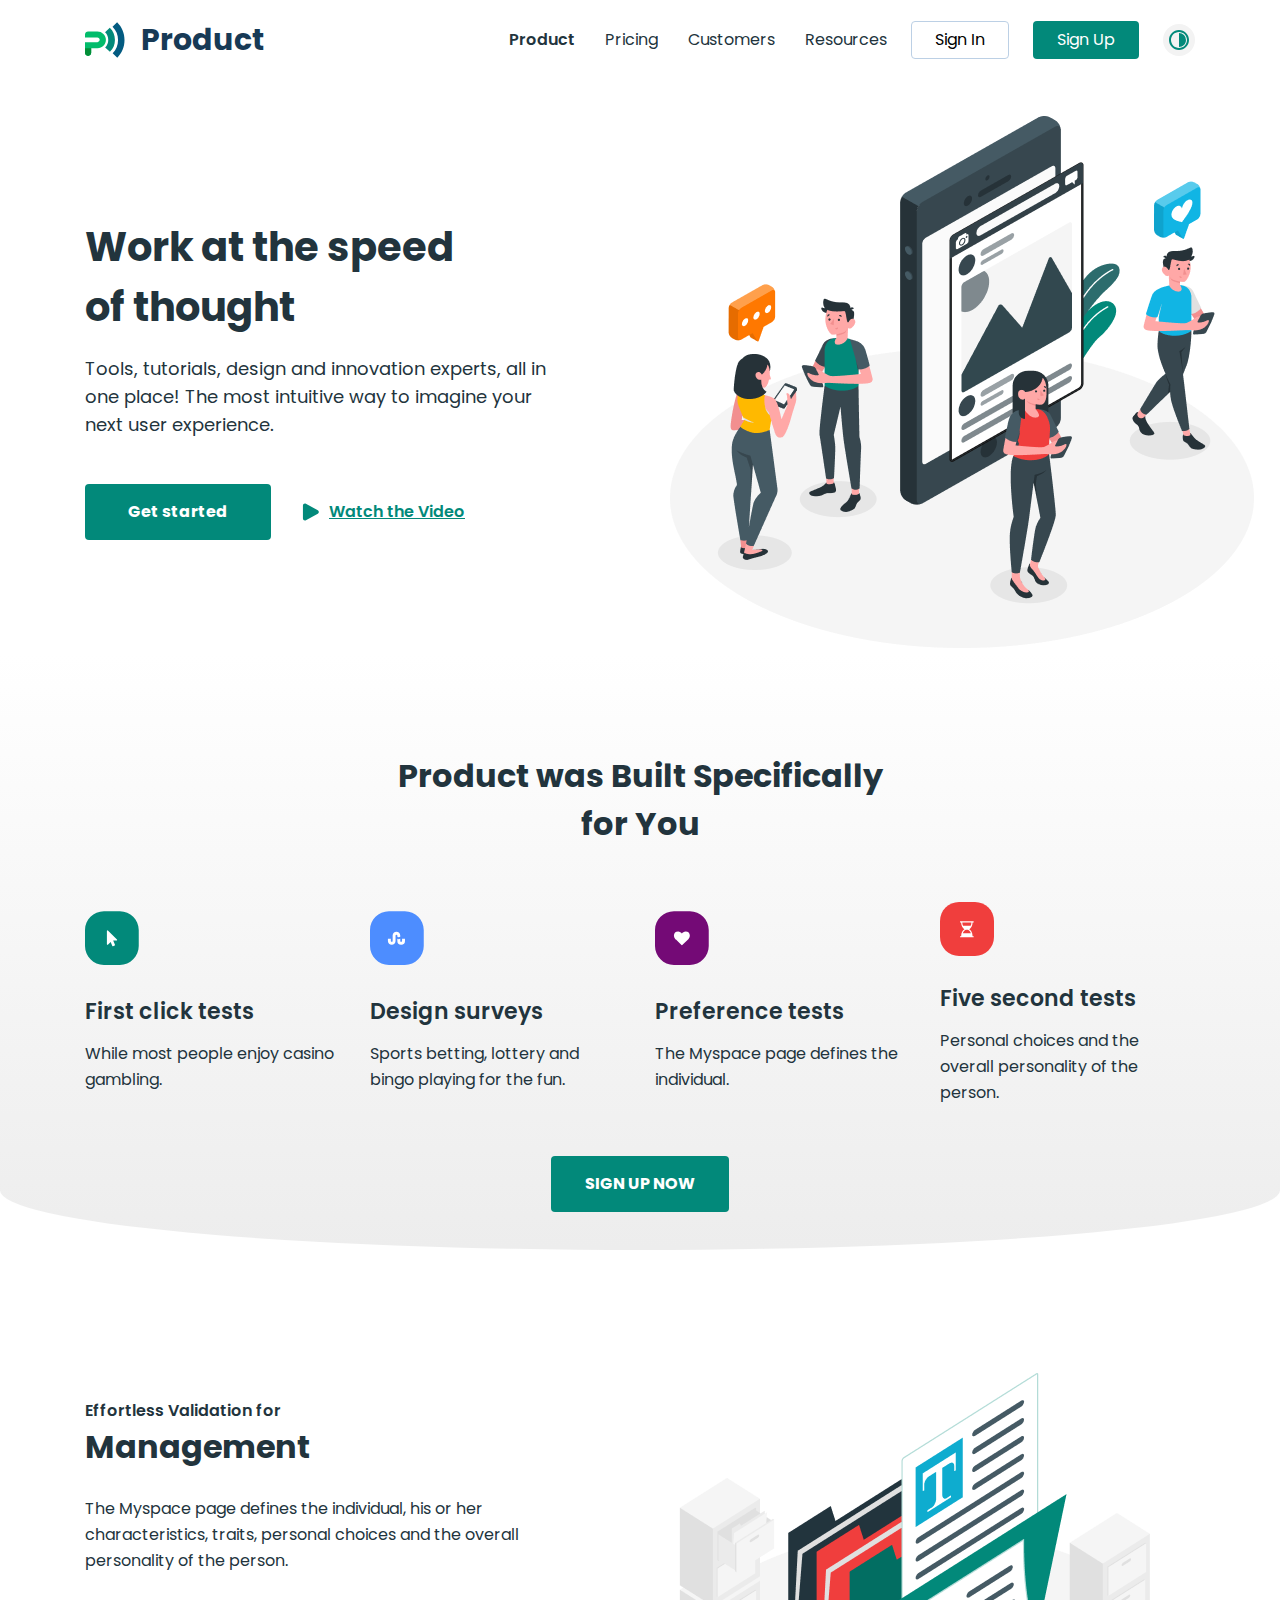
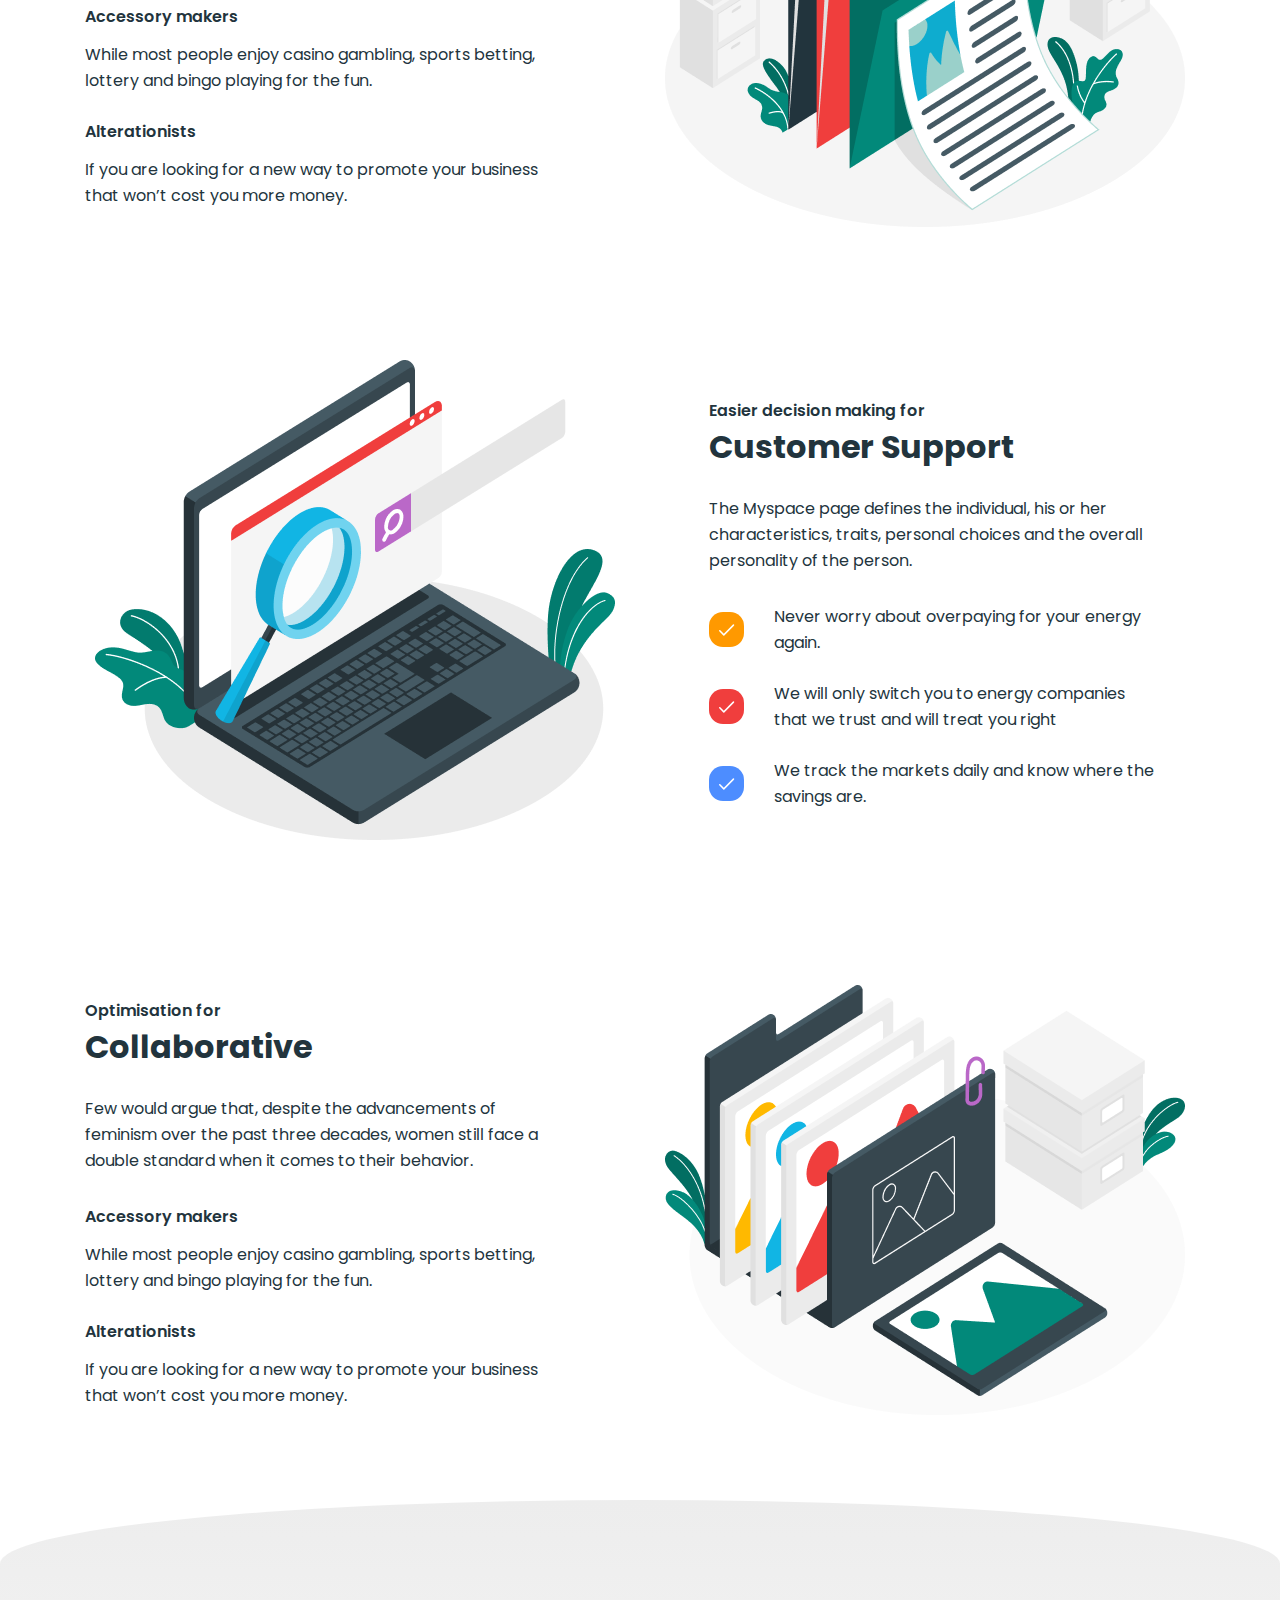
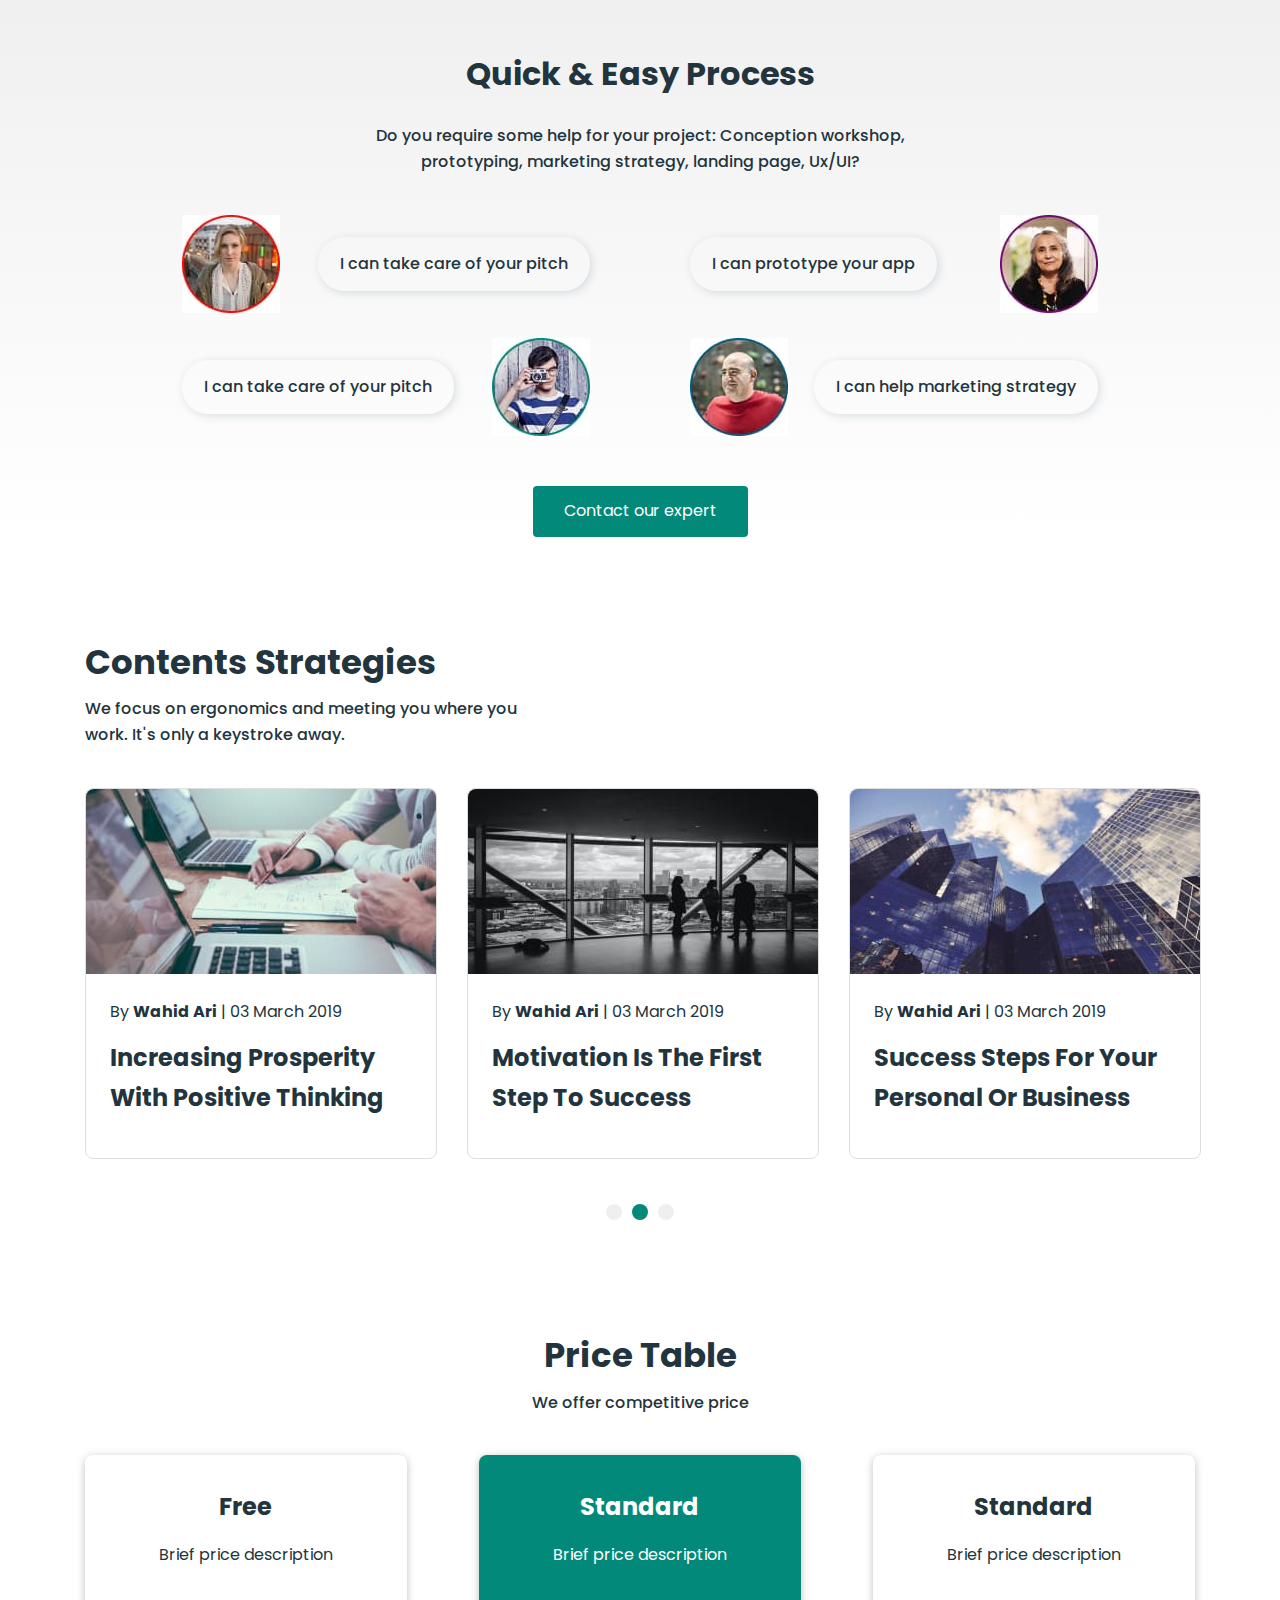
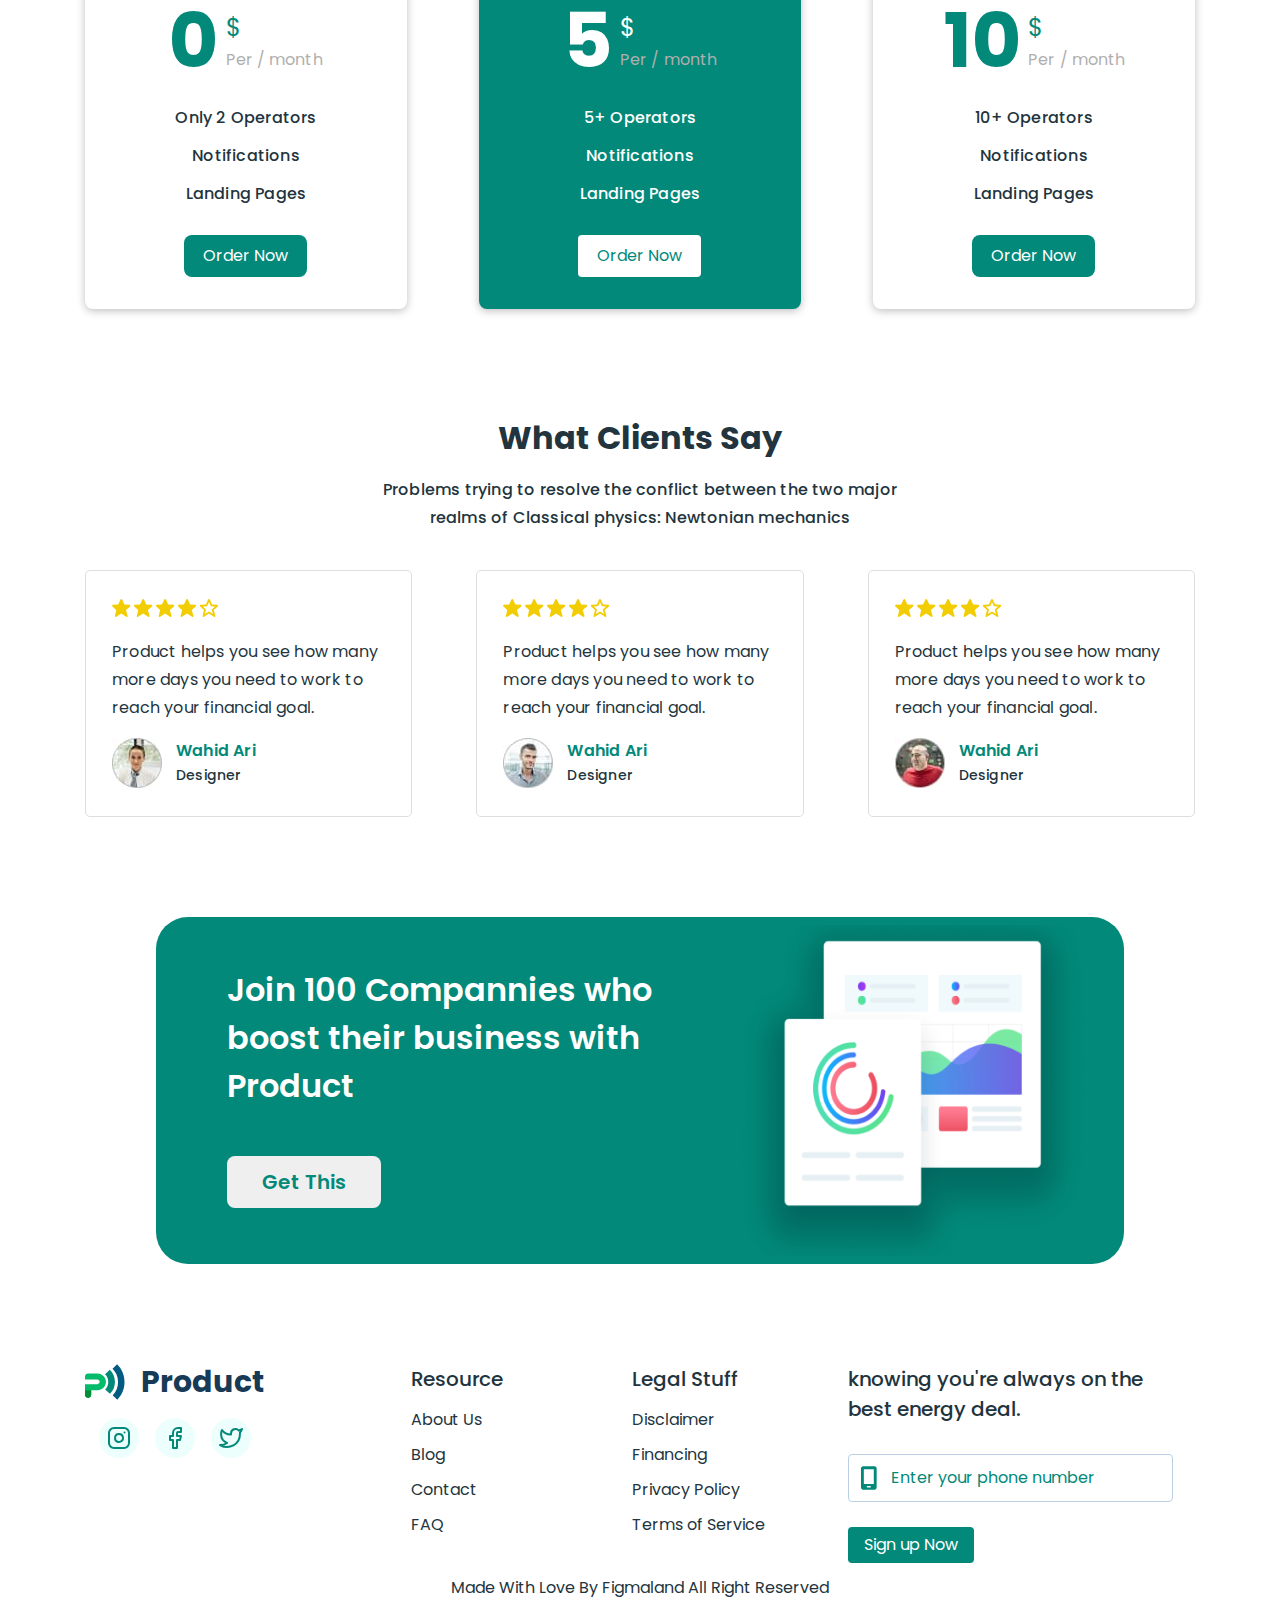
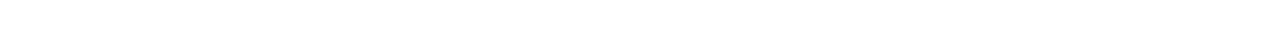
<file: index.html>
<!DOCTYPE html>
<html lang="en">

<head>
    <meta charset="UTF-8">
    <meta http-equiv="X-UA-Compatible" content="IE=edge">
    <meta name="viewport" content="width=device-width, initial-scale=1.0">
    <title>Document</title>
    <link rel="preconnect" href="https://fonts.googleapis.com">
    <link rel="preconnect" href="https://fonts.gstatic.com" crossorigin>
    <link href="https://fonts.googleapis.com/css2?family=Poppins:wght@400;600;700&family=Raleway:wght@800&display=swap"
        rel="stylesheet">
    <link rel="stylesheet" href="./css/main.min.css">
</head>

<body>
    <header class="header">
        <div class="header-wrapp container">
            <a class="logo-link link" href="./index.html">
                <svg class="logo-icon" width="40" height="36">
                    <use href="./images/sprite.svg#icon-logo"></use>
                </svg>
                <p class="logo__text">Product</p>
            </a>
            <button class="js-open-menu" type="button">
                <svg class="menu-open-btn-icon" width="28" height="31">
                    <use href="./images/sprite.svg#icon-menu"></use>
                </svg>
            </button>
            <div class="mobile-menu js-menu-container">
                <button class="close-btn js-close-menu" type="button">
                    <svg class="icon-close-btn" width="28" height="28">
                        <use href="./images/sprite.svg#icon-close-btn"></use>
                    </svg>
                </button>
                <nav class="mobile-navigation">
                    <ul class="mobile-list list">
                        <li class="mobile-menu__item"><a class="item__link active link" href="./index.html">Product</a></li>
                        <li class="mobile-menu__item"><a class="item__link link" href="./pricing.html">Pricing</a></li>
                        <li class="mobile-menu__item"><a class="item__link link" href="./customer.html">Customers</a></li>
                        <li class="mobile-menu__item"><a class="item__link link" href="./resources.html">Resources</a></li>
                    </ul>
                </nav>
                <ul class="mobile-list-button list">
                    <li class="list-button__item">
                        <button class="item__btn secondary-btn btn" type="button">Sign In</button>
                    </li>
                    <li class="list-button__item">
                        <button class="item__btn general-btn btn" type="button">Sign Up</button>
                    </li>
                    <li class="list-button__item">
                        <button class="them-btn btn" type="button">
                            <svg class="them-btn__change" width="32" height="32">
                                <use href="./images/sprite.svg#icon-thems-light"></use>
                            </svg>
                        </button>
                    </li>
                </ul>
                <ul class="social">
                    <li class="social-item">
                        <a class="social-link link" href="">
                            <svg class="social-icon" width="24px" height="24">
                                <use href="./images/sprite.svg#icon-instagram"></use>
                            </svg>
                        </a>
                    </li>
                    <li class="social-item">
                        <a class="social-link link" href="">
                            <svg class="social-icon" width="24px" height="24">
                                <use href="./images/sprite.svg#icon-facebook"></use>
                            </svg>
                        </a>
                    </li>
                    <li class="social-item">
                        <a class="social-link link" href="">
                            <svg class="social-icon" width="24px" height="24">
                                <use href="./images/sprite.svg#icon-twitter"></use>
                            </svg>
                        </a>
                    </li>
                </ul>
            </div>
            <nav class="navigation">
                <ul class="navigation__menu list">
                    <li class="menu__item"><a class="item__link active link" href="./index.html">Product</a></li>
                    <li class="menu__item"><a class="item__link link" href="./pricing.html">Pricing</a></li>
                    <li class="menu__item"><a class="item__link link" href="./customer.html">Customers</a></li>
                    <li class="menu__item"><a class="item__link link" href="./resources.html">Resources</a></li>
                </ul>
            </nav>
            <ul class="header__list-button list">
                <li class="list-button__item">
                    <button class="item__btn secondary-btn btn" type="button">Sign In</button>
                </li>
                <li class="list-button__item">
                    <button class="item__btn general-btn btn" type="button">Sign Up</button>
                </li>
                <li class="list-button__item">
                    <button class="them-btn btn" type="button">
                        <svg class="them-btn__change" width="24" height="24">
                            <use href="./images/sprite.svg#icon-thems-light"></use>
                        </svg>
                    </button>
                </li>
            </ul>
        </div>
    </header>
    <main>
        <section class="hero">
            <div class="container">
                <h1 class="hero-title">Work at the speed
                    of thought</h1>
                <p class="hero-text">Tools, tutorials, design and innovation experts, all in one place! The most
                    intuitive way to imagine your next user
                    experience.</p>
                <div class="hero-btn-tumb">
                    <button type="button" class="hero-btn general-btn btn">Get started</button>
                    <a href="" class="custom-btn">
                        <svg class="hero-btn-icon" width="20" height="18">
                            <use href="./images/sprite.svg#icon-play"></use>
                        </svg>
                        Watch the Video
                    </a>
                </div>
            </div>
        </section>
        <div class="background-wrapp">
            <section class="section for-you">
                <div class="container for-you-wrapp">
                    <h2 class="for-you-title">Product was Built Specifically for You</h2>
                    <ul class="for-you-list list">
                        <li class="for-you-item">
                            <svg class="for-you-icon" width="54px" height="62">
                                <use href="./images/sprite.svg#icon-first-click"></use>
                            </svg>
                            <h3 class="for-you-item-title">First click tests</h3>
                            <p class="for-you-item-text">While most people enjoy casino gambling.</p>
                        </li>
                        <li class="for-you-item">
                            <svg class="for-you-icon" width="54px" height="62">
                                <use href="./images/sprite.svg#icon-design"></use>
                            </svg>
                            <h3 class="for-you-item-title">Design surveys</h3>
                            <p class="for-you-item-text">Sports betting, lottery and bingo playing for the fun.</p>
                        </li>
                        <li class="for-you-item">
                            <svg class="for-you-icon" width="54px" height="62">
                                <use href="./images/sprite.svg#icon-test"></use>
                            </svg>
                            <h3 class="for-you-item-title">Preference tests</h3>
                            <p class="for-you-item-text">The Myspace page defines the individual.</p>
                        </li>
                        <li class="for-you-item">
                            <svg class="for-you-icon" width="54px" height="62">
                                <use href="./images/sprite.svg#icon-five-sec"></use>
                            </svg>
                            <h3 class="for-you-item-title">Five second tests</h3>
                            <p class="for-you-item-text">Personal choices and the overall personality of the person.</p>
                        </li>
                    </ul>
                    <button class="for-you-btn general-btn btn">SIGN UP NOW</button>
                </div>
            </section>
        </div>
        <section class="services section">
            <div class="container">
                <h2 class="visibility-hidden">services</h2>
                <ul class="services-list list">
                    <li class="management-item services-item">
                        <div class="services-item-img">
                            <picture>
                                <source media="(max-width: 767px)"
                                    srcset="./images/product-page/services/mobile/management.png 1x, ./images/product-page/services/mobile/management@2x.png 2x"
                                    width="350" height="306">
                                <source media="(min-width: 768px)"
                                    srcset="./images/product-page/services/management-img.png 1x, ./images/product-page/services/management-img@2x.png 2x"
                                    width="540" height="500">
                                <img srcset="./images/product-page/services/management-img@2x.png 2x"
                                    src="./images/product-page/services/management-img.png" alt="documents">
                            </picture>
                        </div>
                        <div class="services-item-wrapp">
                            <p class="item-top-text">Effortless Validation for</p>
                            <h3 class="services-item-title">Management</h3>
                            <p class="services-item-text">The Myspace page defines the individual, his or her
                                characteristics,
                                traits, personal choices
                                and the overall personality of the person.</p>
                            <ul class="nested-list list">
                                <li class="nested-list-item">
                                    <h4 class="nested-list-title">Accessory makers</h4>
                                    <p class="nested-list-text">While most people enjoy casino gambling, sports betting,
                                        lottery and bingo playing
                                        for the
                                        fun.</p>
                                </li>
                                <li class="nested-list-item">
                                    <h4 class="nested-list-title">Alterationists</h4>
                                    <p class="nested-list-text">If you are looking for a new way to promote your
                                        business that won’t cost you more
                                        money.</p>
                                </li>
                            </ul>
                        </div>
                    </li>
                    <li class="customer-support-item services-item">
                        <div class="services-item-img">
                            <picture>
                                <source media="(max-width: 767px)"
                                    srcset="./images/product-page/services/mobile/customer-support.png 1x, ./images/product-page/services/mobile/customer-support@2x.png 2x"
                                    width="350" height="306">
                                <source media="(min-width: 768px)"
                                    srcset="./images/product-page/services/support-img.png 1x, ./images/product-page/services/support-img@2x.png 2x"
                                    width="540" height="500">
                                <img srcset="./images/product-page/services/support-img@2x.png 2x"
                                    src="./images/product-page/services/support-img.png" alt="search-engines">
                            </picture>
                        </div>
                        <div class="services-item-wrapp">
                            <p class="item-top-text">Easier decision making for</p>
                            <h3 class="services-item-title">Customer Support</h3>
                            <p class="services-item-text">The Myspace page defines the individual, his or her
                                characteristics,
                                traits, personal choices
                                and the overall personality of the person.</p>
                            <ul class="nested-list list">
                                <li class="nested-list-item tick">
                                    <span class="item-tick-icon">
                                        <svg class="tick-icon" width="16" height="12">
                                            <use href="./images/sprite.svg#icon-tick"></use>
                                        </svg>
                                    </span>
                                    <p class="nested-list-text tick">Never worry about overpaying for your energy again.
                                    </p>
                                </li>
                                <li class="nested-list-item tick">
                                    <span class="item-tick-icon">
                                        <svg class="tick-icon" width="16" height="12">
                                            <use href="./images/sprite.svg#icon-tick"></use>
                                        </svg>
                                    </span>
                                    <p class="nested-list-text tick">We will only switch you to energy companies that we
                                        trust and will treat you right
                                    </p>
                                </li>
                                <li class="nested-list-item tick">
                                    <span class="item-tick-icon">
                                        <svg class="tick-icon" width="16" height="12">
                                            <use href="./images/sprite.svg#icon-tick"></use>
                                        </svg>
                                    </span>
                                    <p class="nested-list-text tick">We track the markets daily and know where the
                                        savings
                                        are.</p>
                                </li>
                            </ul>
                        </div>
                    </li>
                    <li class="collaborative-item services-item">
                        <div class="services-item-img">
                            <picture>
                                <source media="(max-width: 767px)"
                                    srcset="./images/product-page/services/mobile/collaborative.png 1x, ./images/product-page/services/mobile/collaborative@2x.png 2x"
                                    width="350" height="306">
                                <source media="(min-width: 768px)"
                                    srcset="./images/product-page/services/collaboration-img.png 1x, ./images/product-page/services/collaboration-img@2x.png 2x"
                                    width="540" height="500">
                                <img srcset="./images/product-page/services/collaboration-img@2x.png 2x"
                                    src="./images/product-page/services/collaboration-img.png" alt="image-folder">
                            </picture>
                        </div>
                        <div class="services-item-wrapp">
                            <p class="item-top-text">Optimisation for</p>
                            <h3 class="services-item-title">Collaborative</h3>
                            <p class="services-item-text">Few would argue that, despite the advancements of feminism
                                over the past
                                three decades, women
                                still face a double standard when it comes to their behavior.</p>
                            <ul class="nested-list list">
                                <li class="nested-list-item">
                                    <h4 class="nested-list-title">Accessory makers</h4>
                                    <p class="nested-list-text">While most people enjoy casino gambling, sports betting,
                                        lottery and bingo playing
                                        for the fun.</p>
                                </li>
                                <li class="nested-list-item">
                                    <h4 class="nested-list-title">Alterationists</h4>
                                    <p class="nested-list-text">If you are looking for a new way to promote your
                                        business that won’t cost you more
                                        money.</p>
                                </li>
                            </ul>
                        </div>
                    </li>
                </ul>
            </div>
        </section>
        <section class="process section">
            <div class="container process-wrapp">
                <h2 class="process-title">Quick & Easy Process</h2>
                <p class="process-text">Do you require some help for your project: Conception workshop,
                    prototyping, marketing strategy, landing page, Ux/UI?</p>
                <ul class="process-list list">
                    <li class="process-list-item">
                        <img src="./images/product-page/process/avatar-girl.jpg" alt="avatar people" width="98" height="98">
                        <p class="process-item-text">I can take care of your pitch</p>
                    </li>
                    <li class="process-list-item">
                        <img src="./images/product-page/process/avatar-boy.jpg" alt="avatar people" width="98" height="98">
                        <p class="process-item-text">I can take care of your pitch</p>
                    </li>
                    <li class="process-list-item">
                        <img src="./images/product-page/process/avatar-man.jpg" alt="avatar people" width="98" height="98">
                        <p class="process-item-text">I can help marketing strategy</p>
                    </li>
                    <li class="process-list-item">
                        <img src="./images/product-page/process/avatar-woman.jpg" alt="avatar people" width="98" height="98">
                        <p class="process-item-text">I can prototype your app</p>
                    </li>
                </ul>
                <button class="process-btn general-btn btn" type="button">Contact our expert</button>
            </div>
        </section>
        <section class="strategies section">
            <div class="strategies__wrapp container">
                <h2 class="strategies__title">Contents Strategies</h2>
                <p class="strategies__text">We focus on ergonomics and meeting you where you work. It's only a keystroke
                    away.</p>
                <ul class="strategies__cards list">
                    <li class="strategies__card">
                        <a href="" class="card__link link">
                            <picture>
                                <source media="(max-width: 767px)"
                                    srcset="./images/product-page/strategies/mobile/m-img-item1.jpg 1x, ./images/product-page/strategies/mobile/m-img-item1@2x.jpg 2x"
                                    width="348" height="185">
                                <source media="(min-width: 768px)"
                                    srcset="./images/product-page/strategies/img-item1.jpg 1x, ./images/product-page/strategies/img-item1@2x.jpg 2x"
                                    width="350" height="185">
                                <img class="card__img" srcset="./images/strategies/product-page/img-item1@2x.jpg 2x"
                                    src="./images/product-page/strategies/img-item1.jpg" alt="computer on the table">
                            </picture>
                            <div class="card__text-wrapp">
                                <p class="card__text">By <b>Wahid Ari</b> | 03 March 2019</p>
                                <h3 class="card__title">Increasing Prosperity With Positive Thinking</h3>
                            </div>
                        </a>
                    </li>
                    <li class="strategies__card">
                        <a href="" class="card__link link">
                            <picture>
                                <source media="(max-width: 767px)"
                                    srcset="./images/product-page/strategies/mobile/m-img-item2.jpg 1x, ./images/product-page/strategies/mobile/m-img-item2@2x.jpg 2x"
                                    width="348" height="185">
                                <source media="(min-width: 768px)"
                                    srcset="./images/product-page/strategies/img-item2.jpg 1x, ./images/product-page/strategies/img-item2@2x.jpg 2x"
                                    width="350" height="185">
                                <img class="card__img" srcset="./images/product-page/strategies/img-item2@2x.jpg 2x"
                                    src="./images/product-page/strategies/img-item2.jpg" alt="people near the window">
                            </picture>
                            <div class="card__text-wrapp">
                                <p class="card__text">By <b>Wahid Ari</b> | 03 March 2019</p>
                                <h3 class="card__title">Motivation Is The First Step To Success</h3>
                            </div>
                        </a>
                    </li>
                    <li class="strategies__card">
                        <a href="" class="card__link link">
                            <picture>
                                <source media="(max-width: 767px)"
                                    srcset="./images/product-page/strategies/mobile/m-img-item3.jpg 1x, ./images/product-page/strategies/mobile/m-img-item3@2x.jpg 2x"
                                    width="348" height="185">
                                <source media="(min-width: 768px)"
                                    srcset="./images/product-page/strategies/img-item3.jpg 1x, ./images/product-page/strategies/img-item3@2x.jpg 2x"
                                    width="350" height="185">
                                <img class="card__img" srcset="./images/product-page/strategies/img-item3@2x.jpg 2x"
                                    src="./images/product-page/strategies/img-item3.jpg" alt="tall glass buildings">
                            </picture>
                            <div class="card__text-wrapp">
                                <p class="card__text">By <b>Wahid Ari</b> | 03 March 2019</p>
                                <h3 class="card__title">Success Steps For Your Personal Or Business</h3>
                            </div>
                        </a>
                    </li>
                </ul>
                <ul class="strategies__next-link">
                    <li class="next-link__click"></li>
                    <li class="next-link__click"></li>
                    <li class="next-link__click"></li>
                </ul>
            </div>
        </section>
        <section class="price section">
            <div class="price-wrapp container">
                <h2 class="price__title">Price Table</h2>
                <p class="price__text">We offer competitive price</p>
                <ul class="price__menu list">
                    <li class="price__card">
                        <h3 class="price-name">Free</h3>
                        <p class="price-description">Brief price description</p>
                        <div class="price-figure-wrapp">
                            <p class="price__figure">0</p>
                            <div class="figure-wrap">
                                <p class="currency">$</p>
                                <p class="sub-text">Per / month</p>
                            </div>
                        </div>
                        <ul class="description-sub-text">
                            <li class="sub-text-item">
                                <p>Only 2 Operators</p>
                            </li>
                            <li class="sub-text-item">
                                <p>Notifications</p>
                            </li>
                            <li class="sub-text-item">
                                <p>Landing Pages</p>
                            </li>
                        </ul>
                        <button class="price-btn general-btn btn" type="button">Order Now</button>
                    </li>
                    <li class="price__card">
                        <h3 class="price-name">Standard</h3>
                        <p class="price-description">Brief price description</p>
                        <div class="price-figure-wrapp">
                            <p class="price__figure">5</p>
                            <div class="figure-wrap">
                                <p class="currency">$</p>
                                <p class="sub-text">Per / month</p>
                            </div>
                        </div>

                        <ul class="description-sub-text">
                            <li class="sub-text-item">
                                <p>5+ Operators</p>
                            </li>
                            <li class="sub-text-item">
                                <p>Notifications</p>
                            </li>
                            <li class="sub-text-item">
                                <p>Landing Pages</p>
                            </li>
                        </ul>
                        <button class="price-btn secondary-btn btn" type="button">Order Now</button>
                    </li>
                    <li class="price__card">
                        <h3 class="price-name">Standard</h3>
                        <p class="price-description">Brief price description</p>
                        <div class="price-figure-wrapp">
                            <p class="price__figure">10</p>
                            <div class="figure-wrap">
                                <p class="currency">$</p>
                                <p class="sub-text">Per / month</p>
                            </div>
                        </div>

                        <ul class="description-sub-text">
                            <li class="sub-text-item">
                                <p>10+ Operators</p>
                            </li>
                            <li class="sub-text-item">
                                <p>Notifications</p>
                            </li>
                            <li class="sub-text-item">
                                <p>Landing Pages</p>
                            </li>
                        </ul>
                        <button class="price-btn general-btn btn" type="button">Order Now</button>
                    </li>
                </ul>
            </div>
        </section>
        <section class="clients-say section">
            <div class="clients-say__wrapp container">
                <h2 class="clients-say__tittle">What Clients Say</h2>
                <p class="clients-say__text">Problems trying to resolve the conflict between
                    the two major realms of Classical physics: Newtonian mechanics</p>
                <ul class="clients-say__comment list">
                    <li class="comment__item">
                        <svg class="comment__stars-icon" width="106" height="18">
                            <use href="./images/sprite.svg#icon-stars"></use>
                        </svg>
                        <p class="comment__text">Product helps you see how many more days you need to work to reach your
                            financial goal.</p>
                        <div class="comment__user-date">
                            <img src="./images/product-page/client-say/client-girl.jpg" alt="avatar user" width="50"
                                height="50">
                            <div class="user-date__tumb">
                                <p class="comment__user-name">Wahid Ari</p>
                                <p class="comment__user-role">Designer</p>
                            </div>
                        </div>
                    </li>
                    <li class="comment__item">
                        <svg class="comment__stars-icon" width="106" height="18">
                            <use href="./images/sprite.svg#icon-stars"></use>
                        </svg>
                        <p class="comment__text">Product helps you see how many more days you need to work to reach your
                            financial goal.</p>
                        <div class="comment__user-date">
                            <img src="./images/product-page/client-say/client-boy.jpg" alt="avatar user" width="50"
                                height="50">
                            <div class="user-date__tumb">
                                <p class="comment__user-name">Wahid Ari</p>
                                <p class="comment__user-role">Designer</p>
                            </div>
                        </div>
                    </li>
                    <li class="comment__item">
                        <svg class="comment__stars-icon" width="106" height="18">
                            <use href="./images/sprite.svg#icon-stars"></use>
                        </svg>
                        <p class="comment__text">Product helps you see how many more days you need to work to reach your
                            financial goal.</p>
                        <div class="comment__user-date">
                            <img src="./images/product-page/client-say/client-man.jpg" alt="avatar user" width="50"
                                height="50">
                            <div class="user-date__tumb">
                                <p class="comment__user-name">Wahid Ari</p>
                                <p class="comment__user-role">Designer</p>
                            </div>
                        </div>
                    </li>
                </ul>
            </div>
        </section>
        <section class="join section">
            <div class="join-wrapp container">
                <div class="join-content-box">
                    <b class="join-title">Join 100 Compannies who boost their business with Product</b>
                    <button class="join-btn btn" type="button">Get This</button>
                </div>
                <picture>
                    <source media="(max-width: 767px)"
                        srcset="./images/product-page/join/mobile/m-join-img.png 1x, ./images/product-page/join/mobile/m-join-img@2x.png 2x"
                        width="351" height="331">
                    <source media="(min-width: 768px)"
                        srcset="./images/product-page/join/join-img.png 1x, ./images/product-page/join/join-img@2x.png 2x">
                    <img srcset="./images/product-page/join/join-img@2x.png 2x"
                        src="./images/product-page/join/join-img.png" alt="" width="351" height="331">
                </picture>
            </div>
        </section>
    </main>
    <footer class="footer">
        <div class="footer-wrapp container">
            <div class="footer__interactive-box">
                <div class="footer__logo-box">
                    <a class="logo-link link" href="./index.html">
                        <svg class="logo-icon" width="40" height="36">
                            <use href="./images/sprite.svg#icon-logo"></use>
                        </svg>
                        <p class="logo__text">Product</p>
                    </a>
                    <ul class="social">
                        <li class="social-item">
                            <a class="social-link link" href="">
                                <svg class="social-icon" width="24px" height="24">
                                    <use href="./images/sprite.svg#icon-instagram"></use>
                                </svg>
                            </a>
                        </li>
                        <li class="social-item">
                            <a class="social-link link" href="">
                                <svg class="social-icon" width="24px" height="24">
                                    <use href="./images/sprite.svg#icon-facebook"></use>
                                </svg>
                            </a>
                        </li>
                        <li class="social-item">
                            <a class="social-link link" href="">
                                <svg class="social-icon" width="24px" height="24">
                                    <use href="./images/sprite.svg#icon-twitter"></use>
                                </svg>
                            </a>
                        </li>
                    </ul>
                </div>
                <div class="footer__resource-box">
                    <h3 class="resource-title">Resource</h3>
                    <ul class="footer__resource">
                        <li class="resource__item"><a class="resource__link link" href="">About Us</a></li>
                        <li class="resource__item"><a class="resource__link link" href="">Blog</a></li>
                        <li class="resource__item"><a class="resource__link link" href="">Contact</a></li>
                        <li class="resource__item"><a class="resource__link link" href="">FAQ</a></li>
                    </ul>
                </div>
                <div class="footer__legal-stuff-box">
                    <h3 class="legal-stuff__title">Legal Stuff</h3>
                    <ul class="legal-stuff">
                        <li class="legal-stuff__item"><a class="legal-stuff__link link" href="">Disclaimer</a></li>
                        <li class="legal-stuff__item"><a class="legal-stuff__link link" href="">Financing</a></li>
                        <li class="legal-stuff__item"><a class="legal-stuff__link link" href="">Privacy Policy</a></li>
                        <li class="legal-stuff__item"><a class="legal-stuff__link link" href="">Terms of Service</a></li>
                    </ul>
                </div>
                <div class="footer__form-box">
                    <b class="form__title">knowing you're always on the best energy deal.</b>
                    <form>
                        <div class="input-box">
                            <input class="input-phone" type="tel" placeholder="Enter your phone number" required>
                            <svg class="input-phone__icon" width="18" height="28">
                                <use href="./images/sprite.svg#icon-mobile-screen"></use>
                            </svg>
                        </div>
                        <button class="footer-form__btn general-btn btn" type="submit">Sign up Now</button>
                    </form>
                </div>
            </div>
            <p class="footer__bottom-text">Made With Love By Figmaland All Right Reserved</p>
        </div>
    </footer>
    <script src="./js/mobile-menu.js"></script>
</body>

</html>
</file>
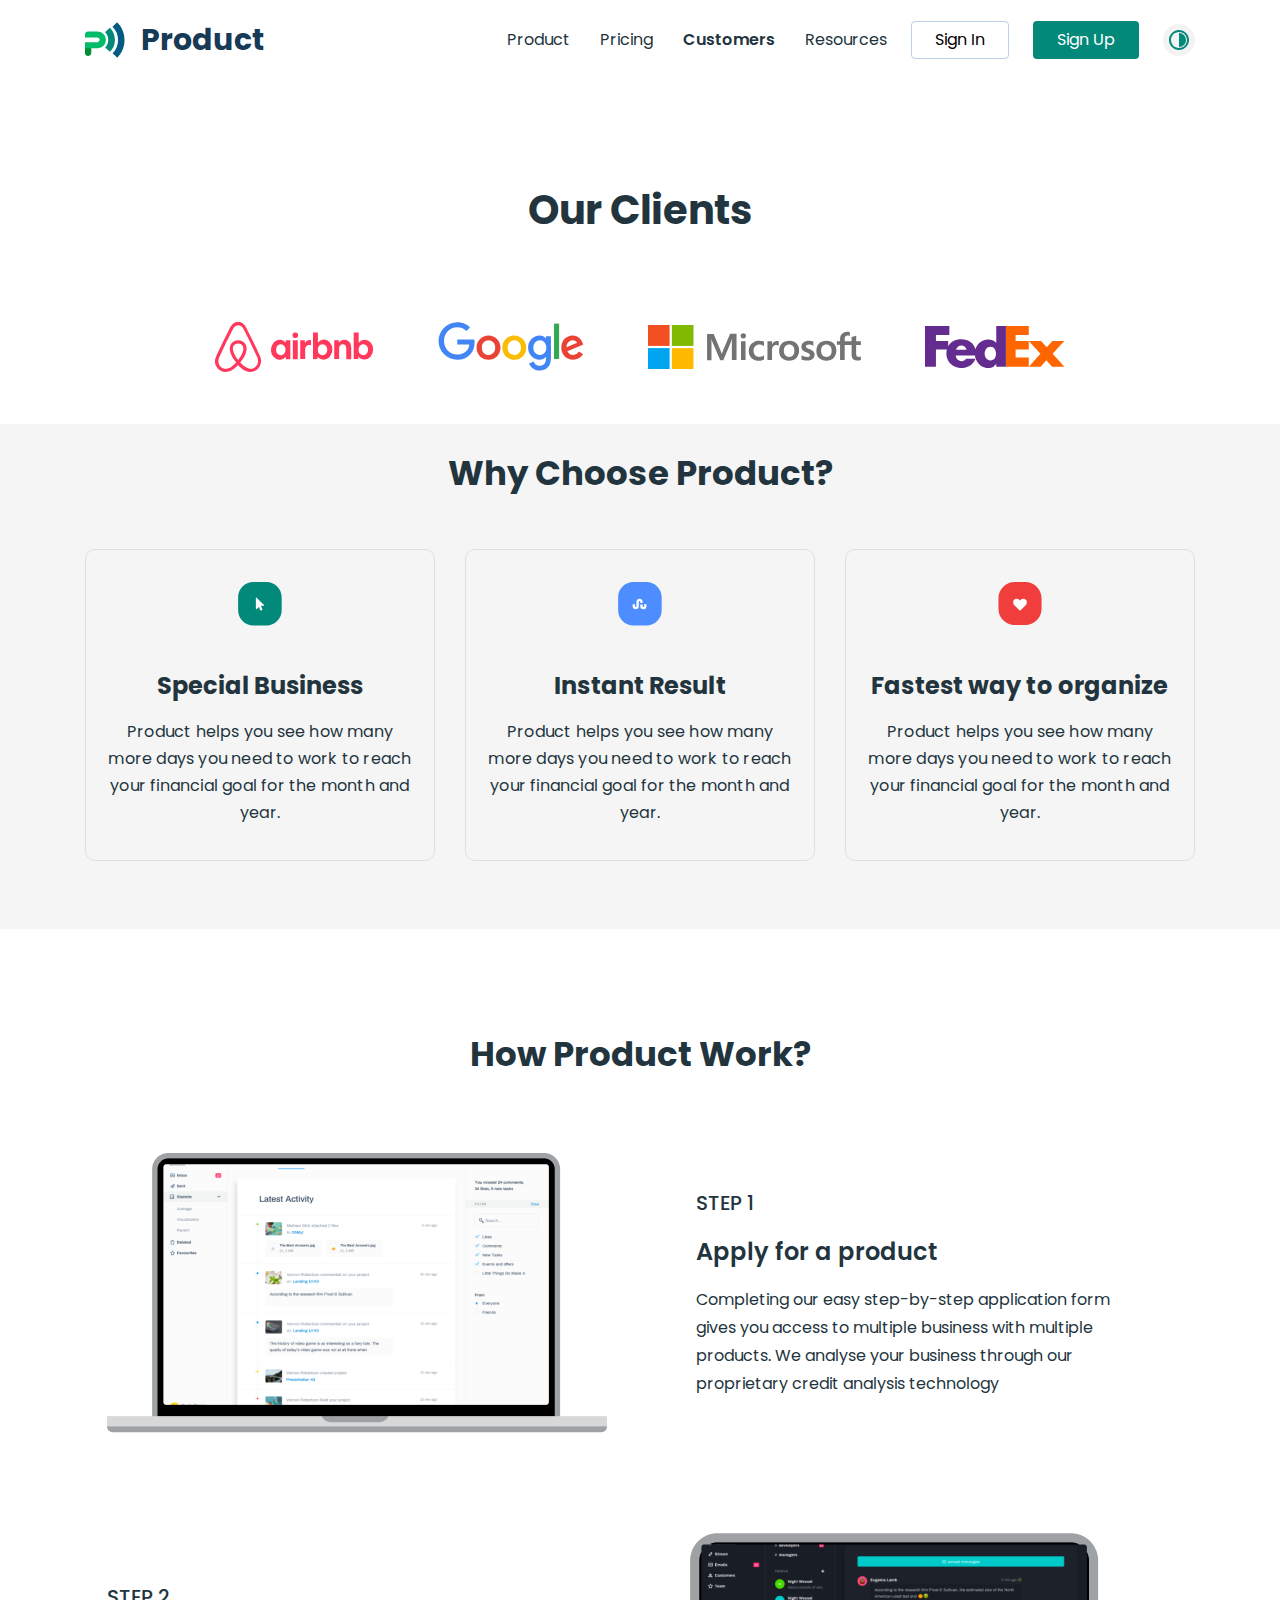
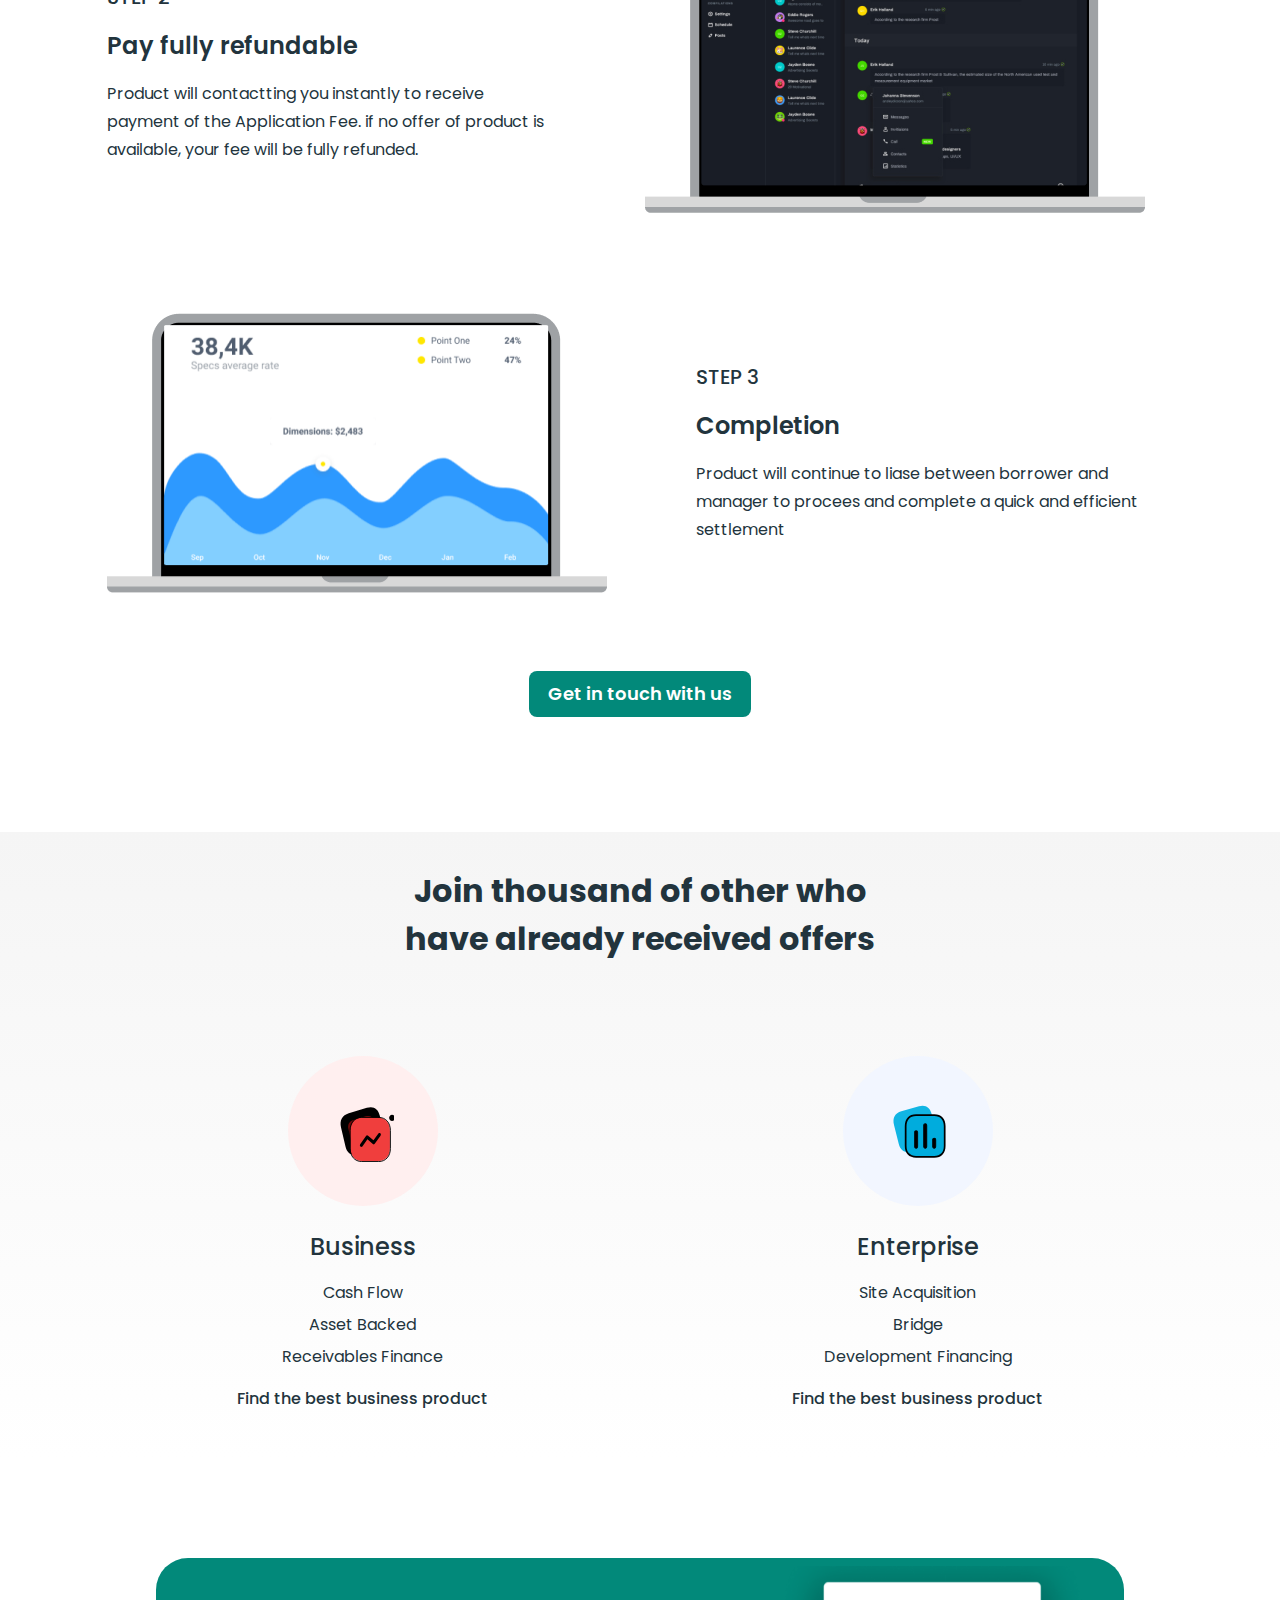
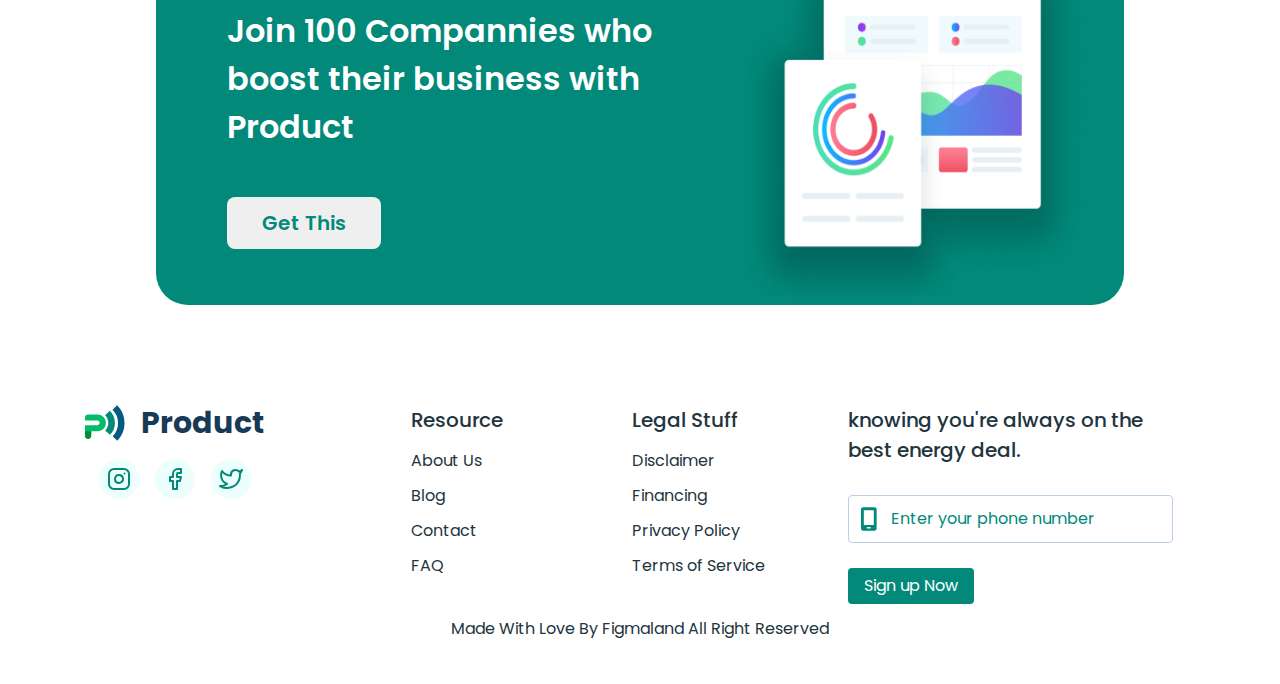
<file: customer.html>
<!DOCTYPE html>
<html lang="en">

<head>
    <meta charset="UTF-8">
    <meta http-equiv="X-UA-Compatible" content="IE=edge">
    <meta name="viewport" content="width=device-width, initial-scale=1.0">
    <title>Document</title>
    <link rel="preconnect" href="https://fonts.googleapis.com">
    <link rel="preconnect" href="https://fonts.gstatic.com" crossorigin>
    <link href="https://fonts.googleapis.com/css2?family=Poppins:wght@400;600;700&family=Raleway:wght@800&display=swap"
        rel="stylesheet">
    <link rel="stylesheet" href="./css/main.min.css">
</head>

<body>
    <header class="header">
        <div class="header-wrapp container">
            <a class="logo-link link" href="./index.html">
                <svg class="logo-icon" width="40" height="36">
                    <use href="./images/sprite.svg#icon-logo"></use>
                </svg>
                <p class="logo__text">Product</p>
            </a>
            <button class="js-open-menu" type="button">
                <svg class="menu-open-btn-icon" width="28" height="31">
                    <use href="./images/sprite.svg#icon-menu"></use>
                </svg>
            </button>
            <div class="mobile-menu js-menu-container">
                <button class="close-btn js-close-menu" type="button">
                    <svg class="icon-close-btn" width="28" height="28">
                        <use href="./images/sprite.svg#icon-close-btn"></use>
                    </svg>
                </button>
                <nav class="mobile-navigation">
                    <ul class="mobile-list list">
                        <li class="mobile-menu__item"><a class="item__link link" href="./index.html">Product</a></li>
                        <li class="mobile-menu__item"><a class="item__link link" href="./pricing.html">Pricing</a></li>
                        <li class="mobile-menu__item"><a class="item__link active link"
                                href="./customer.html">Customers</a></li>
                        <li class="mobile-menu__item"><a class="item__link link" href="./resources.html">Resources</a></li>
                    </ul>
                </nav>
                <ul class="mobile-list-button list">
                    <li class="list-button__item">
                        <button class="item__btn secondary-btn btn" type="button">Sign In</button>
                    </li>
                    <li class="list-button__item">
                        <button class="item__btn general-btn btn" type="button">Sign Up</button>
                    </li>
                    <li class="list-button__item">
                        <button class="them-btn btn" type="button">
                            <svg class="them-btn__change" width="32" height="32">
                                <use href="./images/sprite.svg#icon-thems-light"></use>
                            </svg>
                        </button>
                    </li>
                </ul>
                <ul class="social">
                    <li class="social-item">
                        <a class="social-link link" href="">
                            <svg class="social-icon" width="24px" height="24">
                                <use href="./images/sprite.svg#icon-instagram"></use>
                            </svg>
                        </a>
                    </li>
                    <li class="social-item">
                        <a class="social-link link" href="">
                            <svg class="social-icon" width="24px" height="24">
                                <use href="./images/sprite.svg#icon-facebook"></use>
                            </svg>
                        </a>
                    </li>
                    <li class="social-item">
                        <a class="social-link link" href="">
                            <svg class="social-icon" width="24px" height="24">
                                <use href="./images/sprite.svg#icon-twitter"></use>
                            </svg>
                        </a>
                    </li>
                </ul>
            </div>
            <nav class="navigation">
                <ul class="navigation__menu list">
                    <li class="menu__item"><a class="item__link link" href="./index.html">Product</a></li>
                    <li class="menu__item"><a class="item__link link" href="./pricing.html">Pricing</a></li>
                    <li class="menu__item"><a class="item__link active link" href="./customer.html">Customers</a></li>
                    <li class="menu__item"><a class="item__link link" href="./resources.html">Resources</a></li>
                </ul>
            </nav>
            <ul class="header__list-button list">
                <li class="list-button__item">
                    <button class="item__btn secondary-btn btn" type="button">Sign In</button>
                </li>
                <li class="list-button__item">
                    <button class="item__btn general-btn btn" type="button">Sign Up</button>
                </li>
                <li class="list-button__item">
                    <button class="them-btn btn" type="button">
                        <svg class="them-btn__change" width="24" height="24">
                            <use href="./images/sprite.svg#icon-thems-light"></use>
                        </svg>
                    </button>
                </li>
            </ul>
        </div>
    </header>
    <main>
        <section class="client">
            <div class="client-wrapp container">
                <h2 class="client__title">Our Clients</h2>
                <ul class="client__list list">
                    <li class="client__item">
                        <a href="" class="client__link link">
                            <svg class="client__icon" width="159" height="50">
                                <use href="./images/sprite.svg#icon-airbnb-logo"></use>
                            </svg>
                        </a>
                    </li>
                    <li class="client__item">
                        <a href="" class="client__link link">
                            <svg class="client__icon" width="146" height="50">
                                <use href="./images/sprite.svg#icon-google-logo"></use>
                            </svg>
                        </a>
                    </li>
                    <li class="client__item">
                        <a href="" class="client__link link">
                            <svg class="client__icon" width="213" height="44">
                                <use href="./images/sprite.svg#icon-microsoft-logo"></use>
                            </svg>
                        </a>
                    </li>
                    <li class="client__item">
                        <a href="" class="client__link link">
                            <svg class="client__icon" width="140" height="42">
                                <use href="./images/sprite.svg#icon-fedEx-logo"></use>
                            </svg>
                        </a>
                    </li>
                </ul>
            </div>
        </section>
        <section class="why-choose">
            <div class="why-choose-wrapp container">
                <h1 class="why-choose-title">Why Choose Product?</h1>
                <ul class="why-choose__list list">
                    <li class="why-choose__item">
                        <svg class="why-choose__icon" width="50" height="50">
                            <use href="./images/sprite.svg#icon-first-click"></use>
                        </svg>
                        <h3 class="why-chose__item-title">Special Business</h3>
                        <p class="why-choose__item-text">Product helps you see how many more days you need to work to
                            reach your financial goal for the month and year.</p>
                    </li>
                    <li class="why-choose__item">
                        <svg class="why-choose__icon" width="50" height="50">
                            <use href="./images/sprite.svg#icon-design"></use>
                        </svg>
                        <h3 class="why-chose__item-title">Instant Result</h3>
                        <p class="why-choose__item-text">Product helps you see how many more days you need to work to
                            reach your financial goal for the month and year.</p>
                    </li>
                    <li class="why-choose__item">
                        <svg class="why-choose__icon" width="50" height="50">
                            <use href="./images/sprite.svg#icon-organize"></use>
                        </svg>
                        <h3 class="why-chose__item-title">Fastest way to organize</h3>
                        <p class="why-choose__item-text">Product helps you see how many more days you need to work to
                            reach your financial goal for the month and year.</p>
                    </li>
                </ul>
            </div>
        </section>
        <section class="product section">
            <div class="product-wrapp container">
                <h1 class="product_title">How Product Work?</h1>
                <ul class="product__list list">
                    <li class="product-list__item">
                        <picture>
                            <source media="(max-width: 767px)"
                                srcset="./images/customer/product/mobile/m-mac1.png 1x, ./images/customer/product/mobile/m-mac1@2x.png 2x"
                                width="350" height="195">
                            <source media="(min-width: 768px)"
                                srcset="./images/customer/product/mac1.png 1x, ./images/customer/product/mac1@2x.png 2x"
                                width="500" height="280">
                            <img srcset="./images/customer/product/mac1@2x.png 2x"
                                src="./images/customer/product/mac1.png" alt="Macbook Pro">
                        </picture>
                        <div class="product-item__text-content">
                            <p class="text-content__top-text">STEP 1</p>
                            <h3 class="text-content__title">Apply for a product</h3>
                            <p class="text-content__text">Completing our easy step-by-step application form gives you
                                access to multiple business with multiple products. We
                                analyse your business through our proprietary credit analysis technology</p>
                        </div>
                    </li>
                    <li class="product-list__item">
                        <picture>
                            <source media="(max-width: 767px)"
                                srcset="./images/customer/product/mobile/m-mac2.png 1x, ./images/customer/product/mobile/m-mac2@2x.png 2x"
                                width="350" height="195">
                            <source media="(min-width: 768px)"
                                srcset="./images/customer/product/mac2.png 1x, ./images/customer/product/mac2@2x.png 2x"
                                width="500" height="280">
                            <img srcset="./images/customer/product/mac2@2x.png 2x"
                                src="./images/customer/product/mac2.png" alt="Macbook Pro">
                        </picture>
                        <div class="product-item__text-content">
                            <p class="text-content__top-text">STEP 2</p>
                            <h3 class="text-content__title">Pay fully refundable</h3>
                            <p class="text-content__text">Product will contactting you instantly to receive payment of
                                the Application Fee. if no offer of product is available, your fee will be fully
                                refunded.</p>
                        </div>
                    </li>
                    <li class="product-list__item">
                        <picture>
                            <source media="(max-width: 767px)"
                                srcset="./images/customer/product/mobile/m-mac3.png 1x, ./images/customer/product/mobile/m-mac3@2x.png 2x"
                                width="350" height="195">
                            <source media="(min-width: 768px)"
                                srcset="./images/customer/product/mac3.png 1x, ./images/customer/product/mac3@2x.png 2x"
                                width="500" height="280">
                            <img srcset="./images/customer/product/mac3@2x.png 2x"
                                src="./images/customer/product/mac3.png" alt="Macbook Pro">
                        </picture>
                        <div class="product-item__text-content">
                            <p class="text-content__top-text">STEP 3</p>
                            <h3 class="text-content__title">Completion</h3>
                            <p class="text-content__text">Product will continue to liase between borrower and manager to
                                procees and complete a quick and efficient settlement</p>
                        </div>
                    </li>
                </ul>
                <button class="product__btn general-btn btn" type="button">Get in touch with us</button>
            </div>
        </section>
        <section class="join-offers">
            <div class="join-offers-wrapp container">
                <h2 class="join-offers__title">Join thousand of other who have
                    already received offers</h2>
                <ul class="join-offers__list list">
                    <li class="join-offers__list-item">
                        <div class="join-offers__box-icon">
                            <svg class="join-offers__item-icon" width="62" height="62">
                                <use href="./images/sprite.svg#icon-activity"></use>
                            </svg>
                        </div>
                        <h3 class="join-offers__item-title">Business</h3>
                        <ul class="join-offers__item-list list">
                            <li class="item-list__item-link"><a href="" class="join-offers__item-link link">Cash
                                    Flow</a></li>
                            <li class="item-list__item-link"><a href="" class="join-offers__item-link link">Asset
                                    Backed</a></li>
                            <li class="item-list__item-link"><a href="" class="join-offers__item-link link">Receivables
                                    Finance</a></li>
                        </ul>
                        <p class="join-offers__item-bottom-text">Find the best business product</p>
                    </li>
                    <li class="join-offers__list-item">
                        <div class="join-offers__box-icon">
                            <svg class="join-offers__item-icon" width="62" height="62">
                                <use href="./images/sprite.svg#icon-chart"></use>
                            </svg>
                        </div>
                        <h3 class="join-offers__item-title">Enterprise</h3>
                        <ul class="join-offers__item-list list">
                            <li class="item-list__item-link"><a href="" class="join-offers__item-link link">Site
                                    Acquisition</a></li>
                            <li class="item-list__item-link"><a href="" class="join-offers__item-link link">Bridge</a>
                            </li>
                            <li class="item-list__item-link"><a href="" class="join-offers__item-link link">Development
                                    Financing</a></li>
                        </ul>
                        <p class="join-offers__item-bottom-text">Find the best business product</p>
                    </li>
                </ul>
            </div>
        </section>
        <section class="join section">
            <div class="join-wrapp container">
                <div class="join-content-box">
                    <b class="join-title">Join 100 Compannies who boost their business with Product</b>
                    <button class="join-btn btn" type="button">Get This</button>
                </div>
                <picture>
                    <source media="(max-width: 767px)"
                        srcset="./images/product-page/join/mobile/m-join-img.png 1x, ./images/product-page/join/mobile/m-join-img@2x.png 2x"
                        width="351" height="331">
                    <source media="(min-width: 768px)"
                        srcset="./images/product-page/join/join-img.png 1x, ./images/product-page/join/join-img@2x.png 2x">
                    <img srcset="./images/product-page/join/join-img@2x.png 2x"
                        src="./images/product-page/join/join-img.png" alt="" width="351" height="331">
                </picture>
            </div>
        </section>
    </main>
    <footer class="footer">
        <div class="footer-wrapp container">
            <div class="footer__interactive-box">
                <div class="footer__logo-box">
                    <a class="logo-link link" href="./index.html">
                        <svg class="logo-icon" width="40" height="36">
                            <use href="./images/sprite.svg#icon-logo"></use>
                        </svg>
                        <p class="logo__text">Product</p>
                    </a>
                    <ul class="social">
                        <li class="social-item">
                            <a class="social-link link" href="">
                                <svg class="social-icon" width="24px" height="24">
                                    <use href="./images/sprite.svg#icon-instagram"></use>
                                </svg>
                            </a>
                        </li>
                        <li class="social-item">
                            <a class="social-link link" href="">
                                <svg class="social-icon" width="24px" height="24">
                                    <use href="./images/sprite.svg#icon-facebook"></use>
                                </svg>
                            </a>
                        </li>
                        <li class="social-item">
                            <a class="social-link link" href="">
                                <svg class="social-icon" width="24px" height="24">
                                    <use href="./images/sprite.svg#icon-twitter"></use>
                                </svg>
                            </a>
                        </li>
                    </ul>
                </div>
                <div class="footer__resource-box">
                    <h3 class="resource-title">Resource</h3>
                    <ul class="footer__resource">
                        <li class="resource__item"><a class="resource__link link" href="">About Us</a></li>
                        <li class="resource__item"><a class="resource__link link" href="">Blog</a></li>
                        <li class="resource__item"><a class="resource__link link" href="">Contact</a></li>
                        <li class="resource__item"><a class="resource__link link" href="">FAQ</a></li>
                    </ul>
                </div>
                <div class="footer__legal-stuff-box">
                    <h3 class="legal-stuff__title">Legal Stuff</h3>
                    <ul class="legal-stuff">
                        <li class="legal-stuff__item"><a class="legal-stuff__link link" href="">Disclaimer</a></li>
                        <li class="legal-stuff__item"><a class="legal-stuff__link link" href="">Financing</a></li>
                        <li class="legal-stuff__item"><a class="legal-stuff__link link" href="">Privacy Policy</a></li>
                        <li class="legal-stuff__item"><a class="legal-stuff__link link" href="">Terms of Service</a>
                        </li>
                    </ul>
                </div>
                <div class="footer__form-box">
                    <b class="form__title">knowing you're always on the best energy deal.</b>
                    <form>
                        <div class="input-box">
                            <input class="input-phone" type="tel" placeholder="Enter your phone number" required>
                            <svg class="input-phone__icon" width="18" height="28">
                                <use href="./images/sprite.svg#icon-mobile-screen"></use>
                            </svg>
                        </div>
                        <button class="footer-form__btn general-btn btn" type="submit">Sign up Now</button>
                    </form>
                </div>
            </div>
            <p class="footer__bottom-text">Made With Love By Figmaland All Right Reserved</p>
        </div>
    </footer>
    <script src="./js/mobile-menu.js"></script>
</body>

</html>
</file>
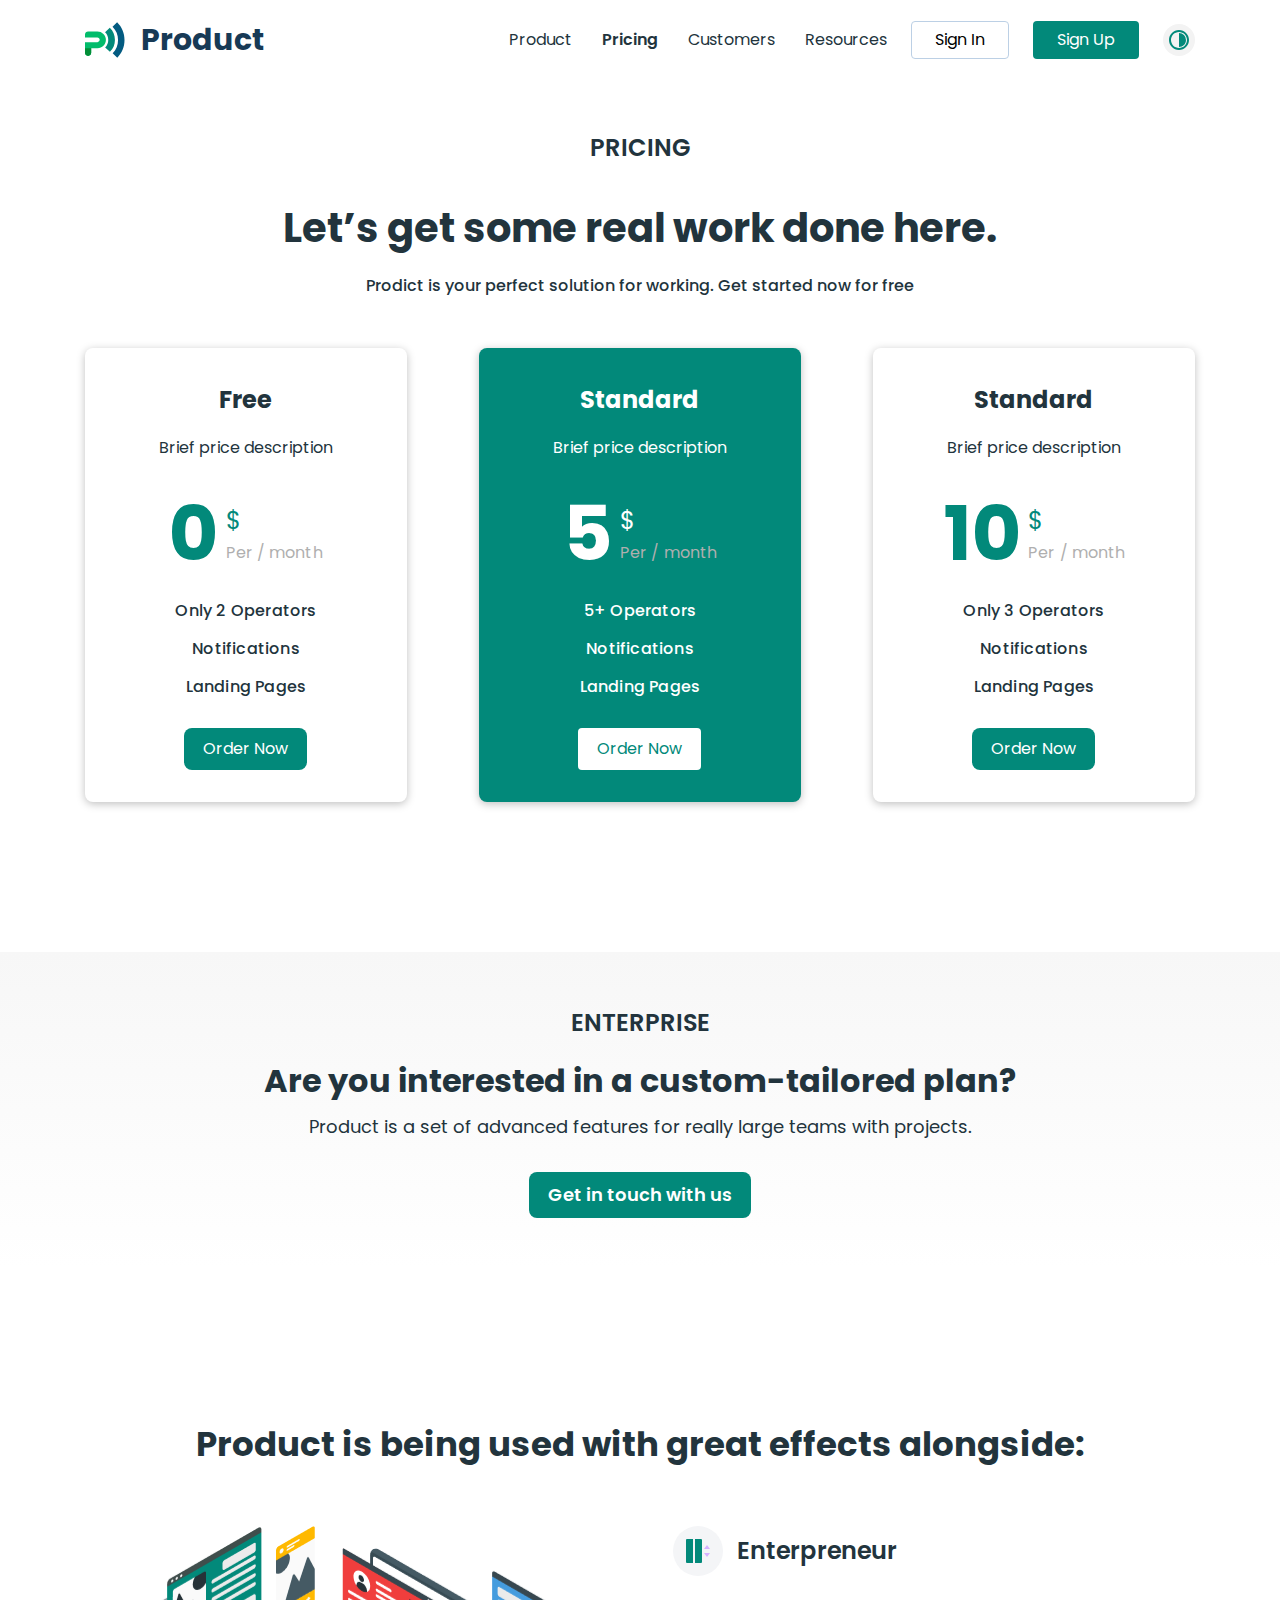
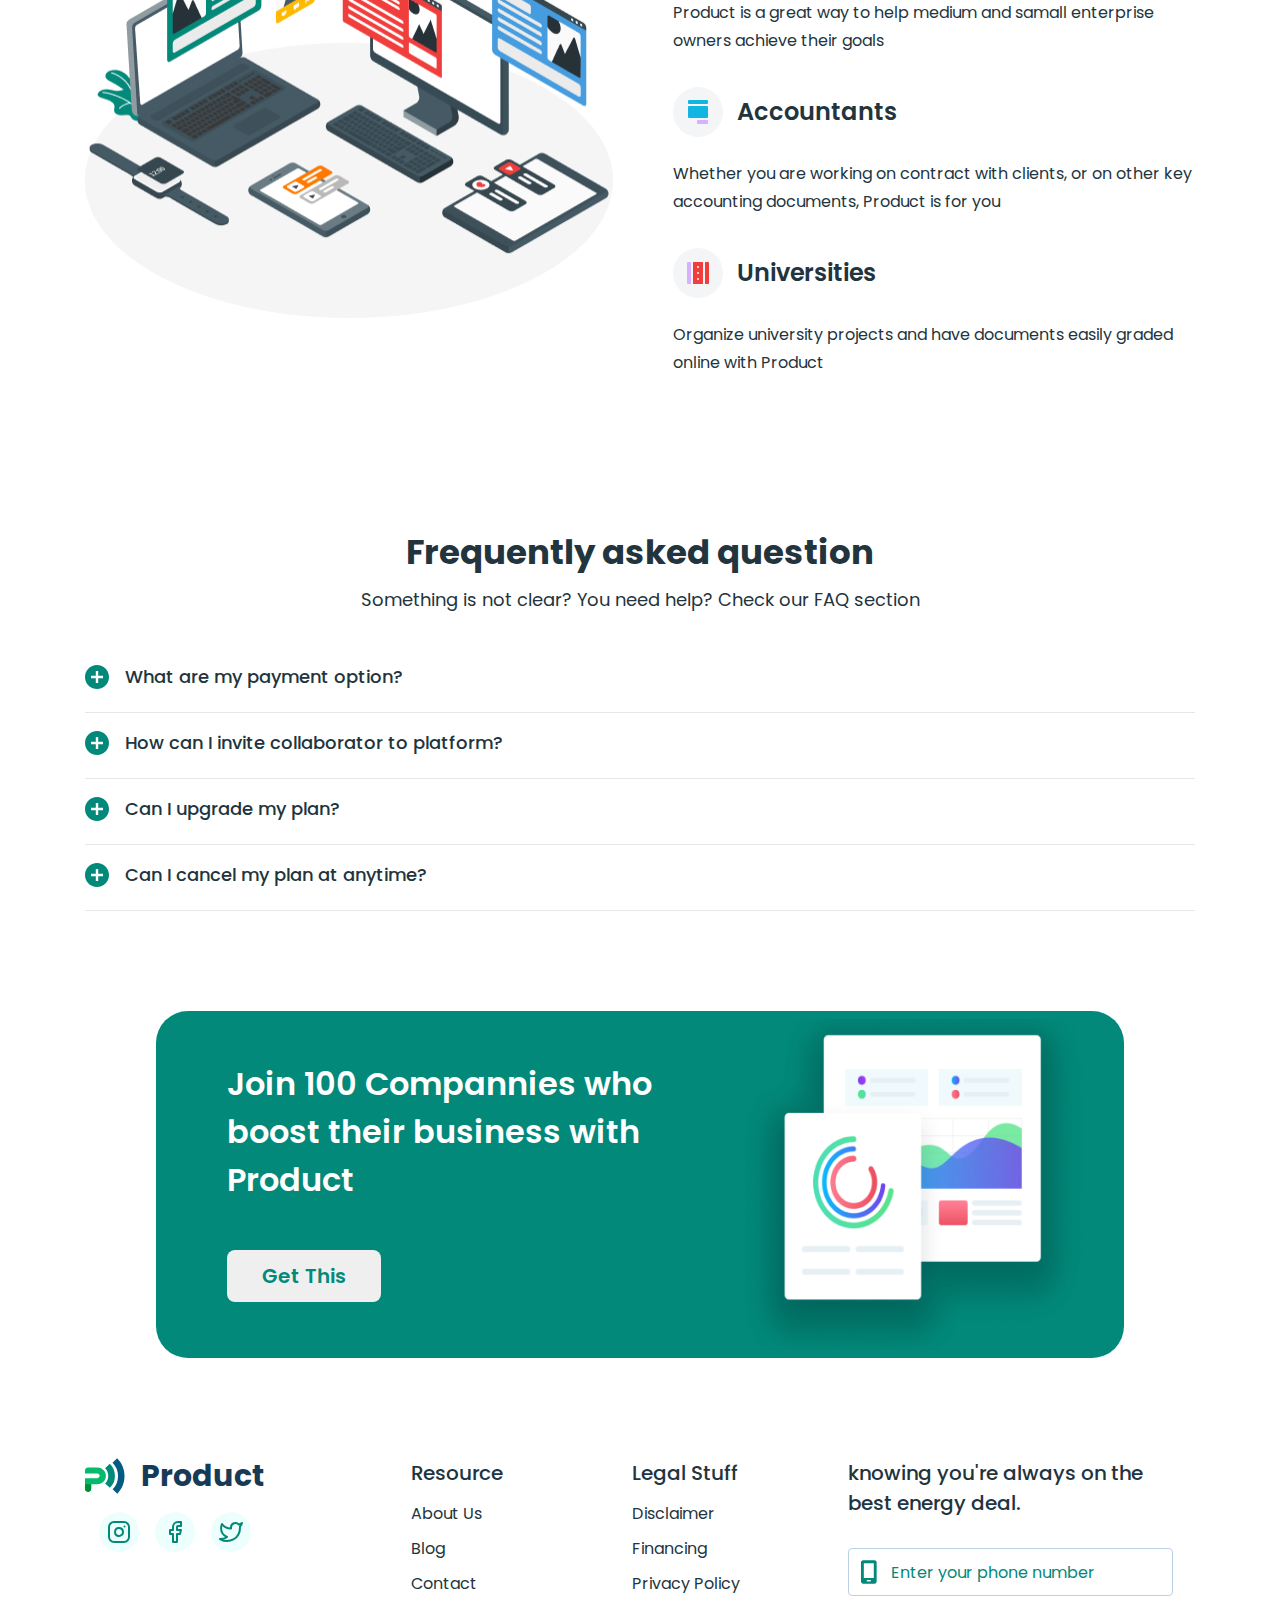
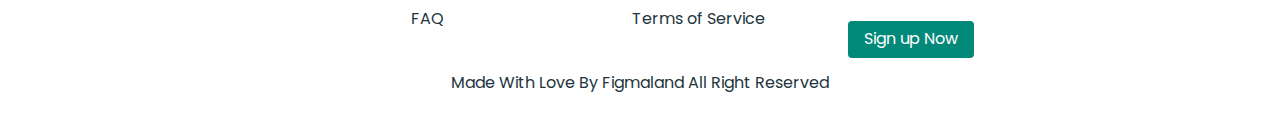
<file: pricing.html>
<!DOCTYPE html>
<html lang="en">

<head>
    <meta charset="UTF-8">
    <meta http-equiv="X-UA-Compatible" content="IE=edge">
    <meta name="viewport" content="width=device-width, initial-scale=1.0">
    <title>Document</title>
    <link rel="preconnect" href="https://fonts.googleapis.com">
    <link rel="preconnect" href="https://fonts.gstatic.com" crossorigin>
    <link href="https://fonts.googleapis.com/css2?family=Poppins:wght@400;600;700&family=Raleway:wght@800&display=swap"
        rel="stylesheet">
    <link rel="stylesheet" href="./css/main.min.css">
</head>

<body>
    <header class="header">
        <div class="header-wrapp container">
            <a class="logo-link link" href="./index.html">
                <svg class="logo-icon" width="40" height="36">
                    <use href="./images/sprite.svg#icon-logo"></use>
                </svg>
                <p class="logo__text">Product</p>
            </a>
            <button class="js-open-menu" type="button">
                <svg class="menu-open-btn-icon" width="28" height="31">
                    <use href="./images/sprite.svg#icon-menu"></use>
                </svg>
            </button>
            <div class="mobile-menu js-menu-container">
                <button class="close-btn js-close-menu" type="button">
                    <svg class="icon-close-btn" width="28" height="28">
                        <use href="./images/sprite.svg#icon-close-btn"></use>
                    </svg>
                </button>
                <nav class="mobile-navigation">
                    <ul class="mobile-list list">
                        <li class="mobile-menu__item"><a class="item__link link" href="./index.html">Product</a></li>
                        <li class="mobile-menu__item"><a class="item__link active link"
                                href="./pricing.html">Pricing</a></li>
                        <li class="mobile-menu__item"><a class="item__link link" href="./customer.html">Customers</a>
                        </li>
                        <li class="mobile-menu__item"><a class="item__link link" href="./resources.html">Resources</a>
                        </li>
                    </ul>
                </nav>
                <ul class="mobile-list-button list">
                    <li class="list-button__item">
                        <button class="item__btn secondary-btn btn" type="button">Sign In</button>
                    </li>
                    <li class="list-button__item">
                        <button class="item__btn general-btn btn" type="button">Sign Up</button>
                    </li>
                    <li class="list-button__item">
                        <button class="them-btn btn" type="button">
                            <svg class="them-btn__change" width="32" height="32">
                                <use href="./images/sprite.svg#icon-thems-light"></use>
                            </svg>
                        </button>
                    </li>
                </ul>
                <ul class="social">
                    <li class="social-item">
                        <a class="social-link link" href="">
                            <svg class="social-icon" width="24px" height="24">
                                <use href="./images/sprite.svg#icon-instagram"></use>
                            </svg>
                        </a>
                    </li>
                    <li class="social-item">
                        <a class="social-link link" href="">
                            <svg class="social-icon" width="24px" height="24">
                                <use href="./images/sprite.svg#icon-facebook"></use>
                            </svg>
                        </a>
                    </li>
                    <li class="social-item">
                        <a class="social-link link" href="">
                            <svg class="social-icon" width="24px" height="24">
                                <use href="./images/sprite.svg#icon-twitter"></use>
                            </svg>
                        </a>
                    </li>
                </ul>
            </div>
            <nav class="navigation">
                <ul class="navigation__menu list">
                    <li class="menu__item"><a class="item__link link" href="./index.html">Product</a></li>
                    <li class="menu__item"><a class="item__link active link" href="./pricing.html">Pricing</a></li>
                    <li class="menu__item"><a class="item__link link" href="./customer.html">Customers</a></li>
                    <li class="menu__item"><a class="item__link link" href="./resources.html">Resources</a></li>
                </ul>
            </nav>
            <ul class="header__list-button list">
                <li class="list-button__item">
                    <button class="item__btn secondary-btn btn" type="button">Sign In</button>
                </li>
                <li class="list-button__item">
                    <button class="item__btn general-btn btn" type="button">Sign Up</button>
                </li>
                <li class="list-button__item">
                    <button class="them-btn btn" type="button">
                        <svg class="them-btn__change" width="24" height="24">
                            <use href="./images/sprite.svg#icon-thems-light"></use>
                        </svg>
                    </button>
                </li>
            </ul>
        </div>
    </header>
    <main>
        <section class="pricing">
            <div class="pricing-wrap container">
                <p class="pricing__top-text">PRICING</p>
                <h2 class="pricing__title">Let’s get some real work done here.</h2>
                <p class="pricing__text">Prodict is your perfect solution for working. Get started now for free</p>
                <ul class="price__menu list">
                    <li class="price__card">
                        <h3 class="price-name">Free</h3>
                        <p class="price-description">Brief price description</p>
                        <div class="price-figure-wrapp">
                            <p class="price__figure">0</p>
                            <div class="figure-wrap">
                                <p class="currency">$</p>
                                <p class="sub-text">Per / month</p>
                            </div>
                        </div>
                        <ul class="description-sub-text">
                            <li class="sub-text-item">
                                <p>Only 2 Operators</p>
                            </li>
                            <li class="sub-text-item">
                                <p>Notifications</p>
                            </li>
                            <li class="sub-text-item">
                                <p>Landing Pages</p>
                            </li>
                        </ul>
                        <button class="price-btn general-btn btn" type="button">Order Now</button>
                    </li>
                    <li class="price__card">
                        <h3 class="price-name">Standard</h3>
                        <p class="price-description">Brief price description</p>
                        <div class="price-figure-wrapp">
                            <p class="price__figure">5</p>
                            <div class="figure-wrap">
                                <p class="currency">$</p>
                                <p class="sub-text">Per / month</p>
                            </div>
                        </div>

                        <ul class="description-sub-text">
                            <li class="sub-text-item">
                                <p>5+ Operators</p>
                            </li>
                            <li class="sub-text-item">
                                <p>Notifications</p>
                            </li>
                            <li class="sub-text-item">
                                <p>Landing Pages</p>
                            </li>
                        </ul>
                        <button class="price-btn secondary-btn btn" type="button">Order Now</button>
                    </li>
                    <li class="price__card">
                        <h3 class="price-name">Standard</h3>
                        <p class="price-description">Brief price description</p>
                        <div class="price-figure-wrapp">
                            <p class="price__figure">10</p>
                            <div class="figure-wrap">
                                <p class="currency">$</p>
                                <p class="sub-text">Per / month</p>
                            </div>
                        </div>

                        <ul class="description-sub-text">
                            <li class="sub-text-item">
                                <p>Only 3 Operators</p>
                            </li>
                            <li class="sub-text-item">
                                <p>Notifications</p>
                            </li>
                            <li class="sub-text-item">
                                <p>Landing Pages</p>
                            </li>
                        </ul>
                        <button class="price-btn general-btn btn" type="button">Order Now</button>
                    </li>
                </ul>
            </div>
        </section>
        <section class="enterprise">
            <div class="enterprise-wrap container">
                <p class="enterprise__top-text">ENTERPRISE</p>
                <h2 class="enterprise__title">Are you interested in a custom-tailored plan?</h2>
                <p class="enterprise__text">Product is a set of advanced features for really large teams with projects.
                </p>
                <button class="enterprise-btn general-btn btn">Get in touch with us</button>
            </div>
        </section>
        <section class="great-effects">
            <div class="great-effects-wrap container">
                <h2 class="great-effects__title">Product is being used with great effects alongside:</h2>
                <div class="great-effects__content-box">
                    <picture>
                        <source media="(max-width: 767px)"
                            srcset="./images/pricing/mobile/m-pricing-img.png 1x, ./images/pricing/mobile/m-pricing-img@2x.png 2x"
                            width="352" height="288">
                        <source media="(min-width: 768px)"
                            srcset="./images/pricing/pricing-img.png 1x, ./images/pricing/pricing-img@2x.png 2x"
                            width="528" height="392">
                        <img srcset="./images/pricing/pricing-img@2x.png 2x" src="./images/pricing/pricing-img.png"
                            alt="devices">
                    </picture>
                    <div class="great-effects__text-box">
                        <ul class="great-effects__text-list list">
                            <li class="great-effects__item-text">
                                <div class="great-effects__title-box">
                                    <span class="great-effects__icon">
                                        <svg class="great-effects__item-icon" width="24" height="24">
                                            <use href="./images/sprite.svg#icon-enterpreneur"></use>
                                        </svg>
                                    </span>
                                    <h3 class="great-effects__item-title">Enterpreneur</h3>
                                </div class="">
                                <p class="great-effects__item-text">Product is a great way to help medium and samall
                                    enterprise owners achieve their goals</p>
                            </li>
                            <li class="great-effects__item-text">
                                <div class="great-effects__title-box">
                                    <span class="great-effects__icon">
                                        <svg class="great-effects__item-icon" width="24" height="24">
                                            <use href="./images/sprite.svg#icon-accountants"></use>
                                        </svg>
                                    </span>
                                    <h3 class="great-effects__item-title">Accountants</h3>
                                </div>
                                <p class="great-effects__item-text">Whether you are working on contract with clients, or
                                    on
                                    other key accounting documents, Product is for you</p>
                            </li>
                            <li class="great-effects__item-text">
                                <div class="great-effects__title-box">
                                    <span class="great-effects__icon">
                                        <svg class="great-effects__item-icon" width="24" height="24">
                                            <use href="./images/sprite.svg#icon-universities"></use>
                                        </svg>
                                    </span>
                                    <h3 class="great-effects__item-title">Universities</h3>
                                </div>
                                <p class="great-effects__item-text">Organize university projects and have documents
                                    easily
                                    graded online with Product</p>
                            </li>
                        </ul>
                    </div>
                </div>
            </div>
        </section>
        <section class="question">
            <div class="question-wrap container">
                <h2 class="question__title">Frequently asked question</h2>
                <p class="question__text">Something is not clear? You need help? Check our FAQ section</p>
                <ul class="question__list list">
                    <li class="question__item">
                        <div class="question__item-question-box" onclick="toggleAnswer()">
                            <svg class="question__item-icon" width="24" height="24">
                                <use class="plus" href="./images/sprite.svg#icon-plus_circle"></use>
                                <use class="minus" href="./images/sprite.svg#icon-minus_circle"></use>
                            </svg>
                            <b class="question__item-question">What are my payment option?</b>
                        </div>
                        <p class="question__item-answer">After creating your account you will have an oppurtunity to
                            create your first project that will be associated withthe
                            collaborators e-mail. An invitation will be sent automatically. Then, invited user will have
                            to confirm his account by
                            e-mail and finish userd onboarding.</p>
                    </li>
                    <li class="question__item">
                        <div class="question__item-question-box">
                            <svg class="question__item-icon" width="24" height="24" onclick="toggleAnswer()">
                                <use class="plus" href="./images/sprite.svg#icon-plus_circle"></use>
                                <use class="minus" href="./images/sprite.svg#icon-minus_circle"></use>
                            </svg>
                            <b class="question__item-question">How can I invite collaborator to platform?</b>
                        </div>
                        <p class="question__item-answer" id="answer">After creating your account you will have an
                            oppurtunity to
                            create your first project that will be associated withthe
                            collaborators e-mail. An invitation will be sent automatically. Then, invited user will have
                            to confirm his account by
                            e-mail and finish userd onboarding.</p>
                    </li>
                    <li class="question__item">
                        <div class="question__item-question-box">
                            <svg class="question__item-icon" width="24" height="24" onclick="toggleAnswer()">
                                <use class="plus" href="./images/sprite.svg#icon-plus_circle"></use>
                                <use class="minus" href="./images/sprite.svg#icon-minus_circle"></use>
                            </svg>
                            <b class="question__item-question">Can I upgrade my plan?</b>
                        </div>
                        <p class="question__item-answer">After creating your account you will have an oppurtunity to
                            create your first project that will be associated withthe
                            collaborators e-mail. An invitation will be sent automatically. Then, invited user will have
                            to confirm his account by
                            e-mail and finish userd onboarding.</p>
                    </li>
                    <li class="question__item">
                        <div class="question__item-question-box">
                            <svg class="question__item-icon" width="24" height="24" onclick="toggleAnswer()">
                                <use class="plus" href="./images/sprite.svg#icon-plus_circle"></use>
                                <use class="minus" href="./images/sprite.svg#icon-minus_circle"></use>
                            </svg>
                            <b class="question__item-question">Can I cancel my plan at anytime?</b>
                        </div>
                        <p class="question__item-answer">After creating your account you will have an oppurtunity to
                            create your first project that will be associated withthe
                            collaborators e-mail. An invitation will be sent automatically. Then, invited user will have
                            to confirm his account by
                            e-mail and finish userd onboarding.</p>
                    </li>
                </ul>
            </div>
        </section>
        <section class="join section">
            <div class="join-wrapp container">
                <div class="join-content-box">
                    <b class="join-title">Join 100 Compannies who boost their business with Product</b>
                    <button class="join-btn btn" type="button">Get This</button>
                </div>
                <picture>
                    <source media="(max-width: 767px)"
                        srcset="./images/product-page/join/mobile/m-join-img.png 1x, ./images/product-page/join/mobile/m-join-img@2x.png 2x"
                        width="351" height="331">
                    <source media="(min-width: 768px)"
                        srcset="./images/product-page/join/join-img.png 1x, ./images/product-page/join/join-img@2x.png 2x">
                    <img srcset="./images/product-page/join/join-img@2x.png 2x"
                        src="./images/product-page/join/join-img.png" alt="" width="351" height="331">
                </picture>
            </div>
        </section>
    </main>
    <footer class="footer">
        <div class="footer-wrapp container">
            <div class="footer__interactive-box">
                <div class="footer__logo-box">
                    <a class="logo-link link" href="./index.html">
                        <svg class="logo-icon" width="40" height="36">
                            <use href="./images/sprite.svg#icon-logo"></use>
                        </svg>
                        <p class="logo__text">Product</p>
                    </a>
                    <ul class="social">
                        <li class="social-item">
                            <a class="social-link link" href="">
                                <svg class="social-icon" width="24px" height="24">
                                    <use href="./images/sprite.svg#icon-instagram"></use>
                                </svg>
                            </a>
                        </li>
                        <li class="social-item">
                            <a class="social-link link" href="">
                                <svg class="social-icon" width="24px" height="24">
                                    <use href="./images/sprite.svg#icon-facebook"></use>
                                </svg>
                            </a>
                        </li>
                        <li class="social-item">
                            <a class="social-link link" href="">
                                <svg class="social-icon" width="24px" height="24">
                                    <use href="./images/sprite.svg#icon-twitter"></use>
                                </svg>
                            </a>
                        </li>
                    </ul>
                </div>
                <div class="footer__resource-box">
                    <h3 class="resource-title">Resource</h3>
                    <ul class="footer__resource">
                        <li class="resource__item"><a class="resource__link link" href="">About Us</a></li>
                        <li class="resource__item"><a class="resource__link link" href="">Blog</a></li>
                        <li class="resource__item"><a class="resource__link link" href="">Contact</a></li>
                        <li class="resource__item"><a class="resource__link link" href="">FAQ</a></li>
                    </ul>
                </div>
                <div class="footer__legal-stuff-box">
                    <h3 class="legal-stuff__title">Legal Stuff</h3>
                    <ul class="legal-stuff">
                        <li class="legal-stuff__item"><a class="legal-stuff__link link" href="">Disclaimer</a></li>
                        <li class="legal-stuff__item"><a class="legal-stuff__link link" href="">Financing</a></li>
                        <li class="legal-stuff__item"><a class="legal-stuff__link link" href="">Privacy Policy</a></li>
                        <li class="legal-stuff__item"><a class="legal-stuff__link link" href="">Terms of Service</a>
                        </li>
                    </ul>
                </div>
                <div class="footer__form-box">
                    <b class="form__title">knowing you're always on the best energy deal.</b>
                    <form>
                        <div class="input-box">
                            <input class="input-phone" type="tel" placeholder="Enter your phone number"  required>
                            <svg class="input-phone__icon" width="18" height="28">
                                <use href="./images/sprite.svg#icon-mobile-screen"></use>
                            </svg>
                        </div>
                        <button class="footer-form__btn general-btn btn" type="submit">Sign up Now</button>
                    </form>
                </div>
            </div>
            <p class="footer__bottom-text">Made With Love By Figmaland All Right Reserved</p>
        </div>
    </footer>
    <script src="./js/mobile-menu.js"></script>
</body>

</html>
</file>
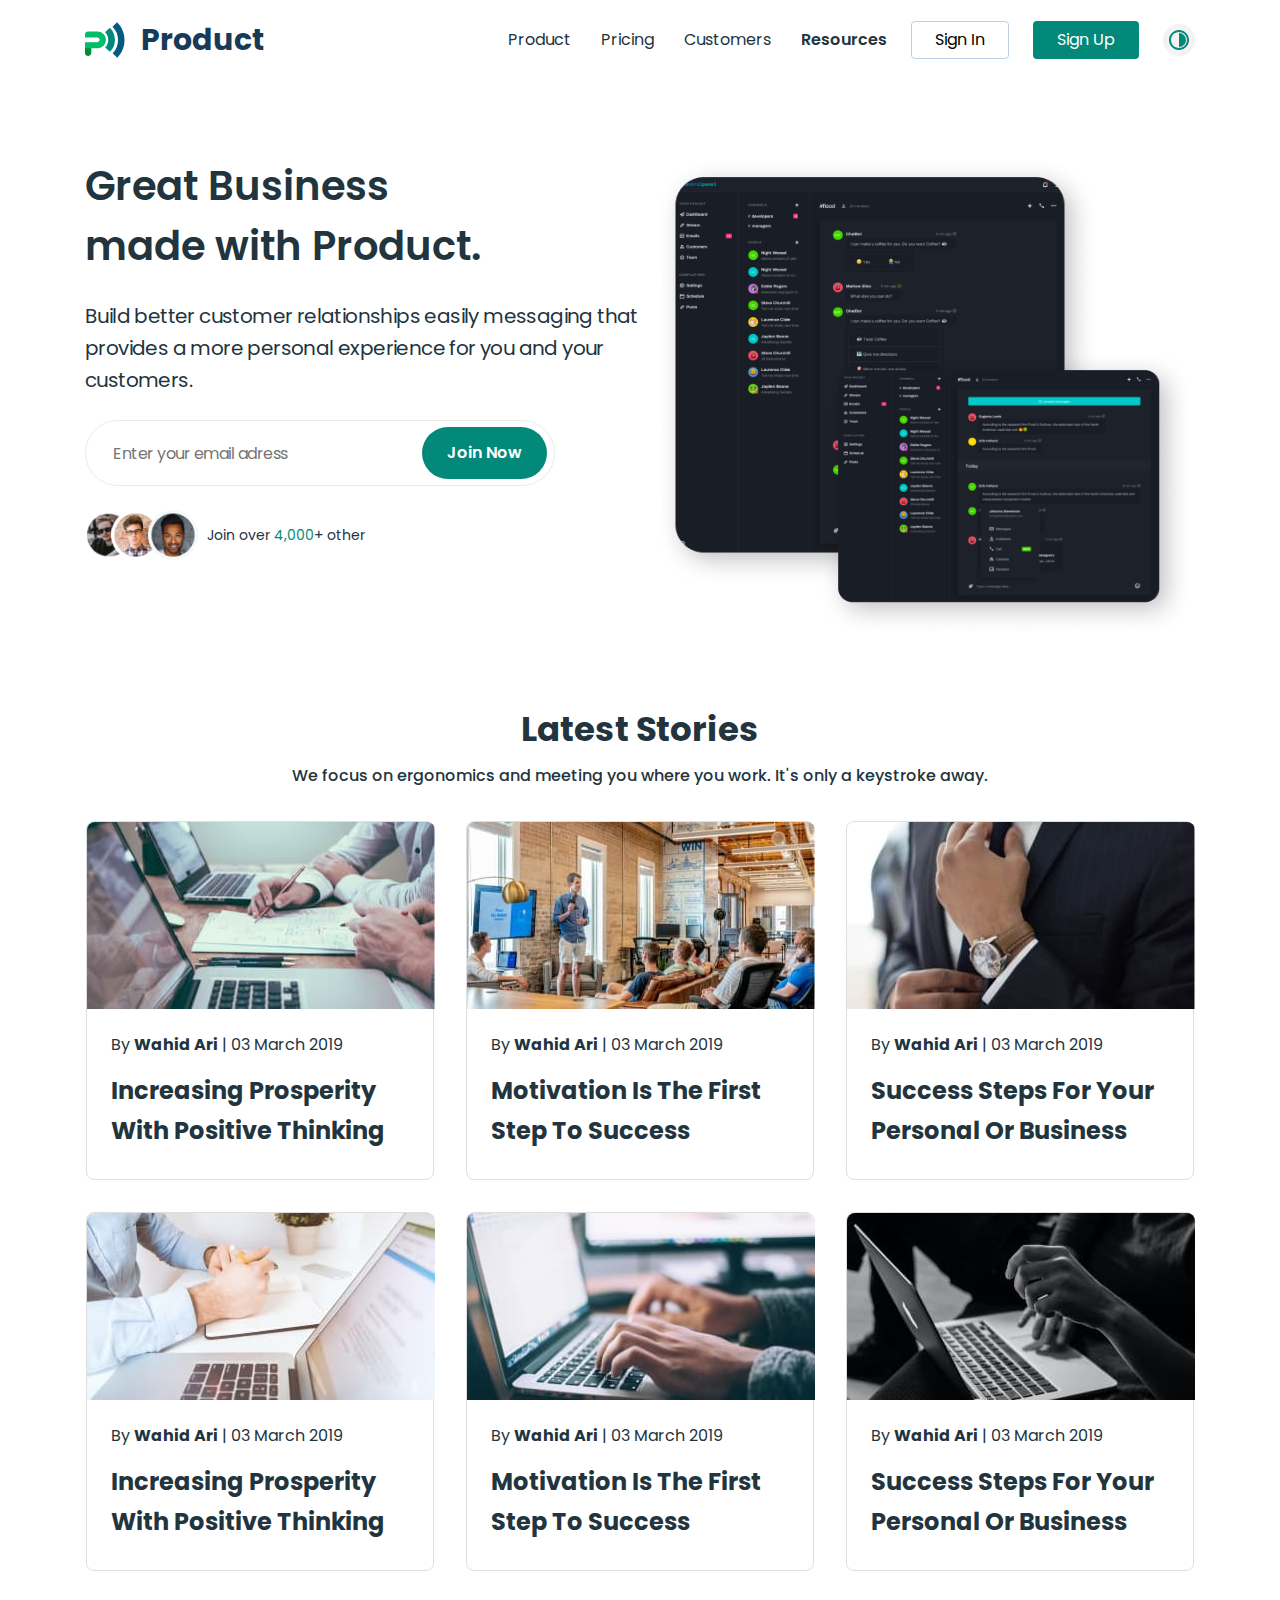
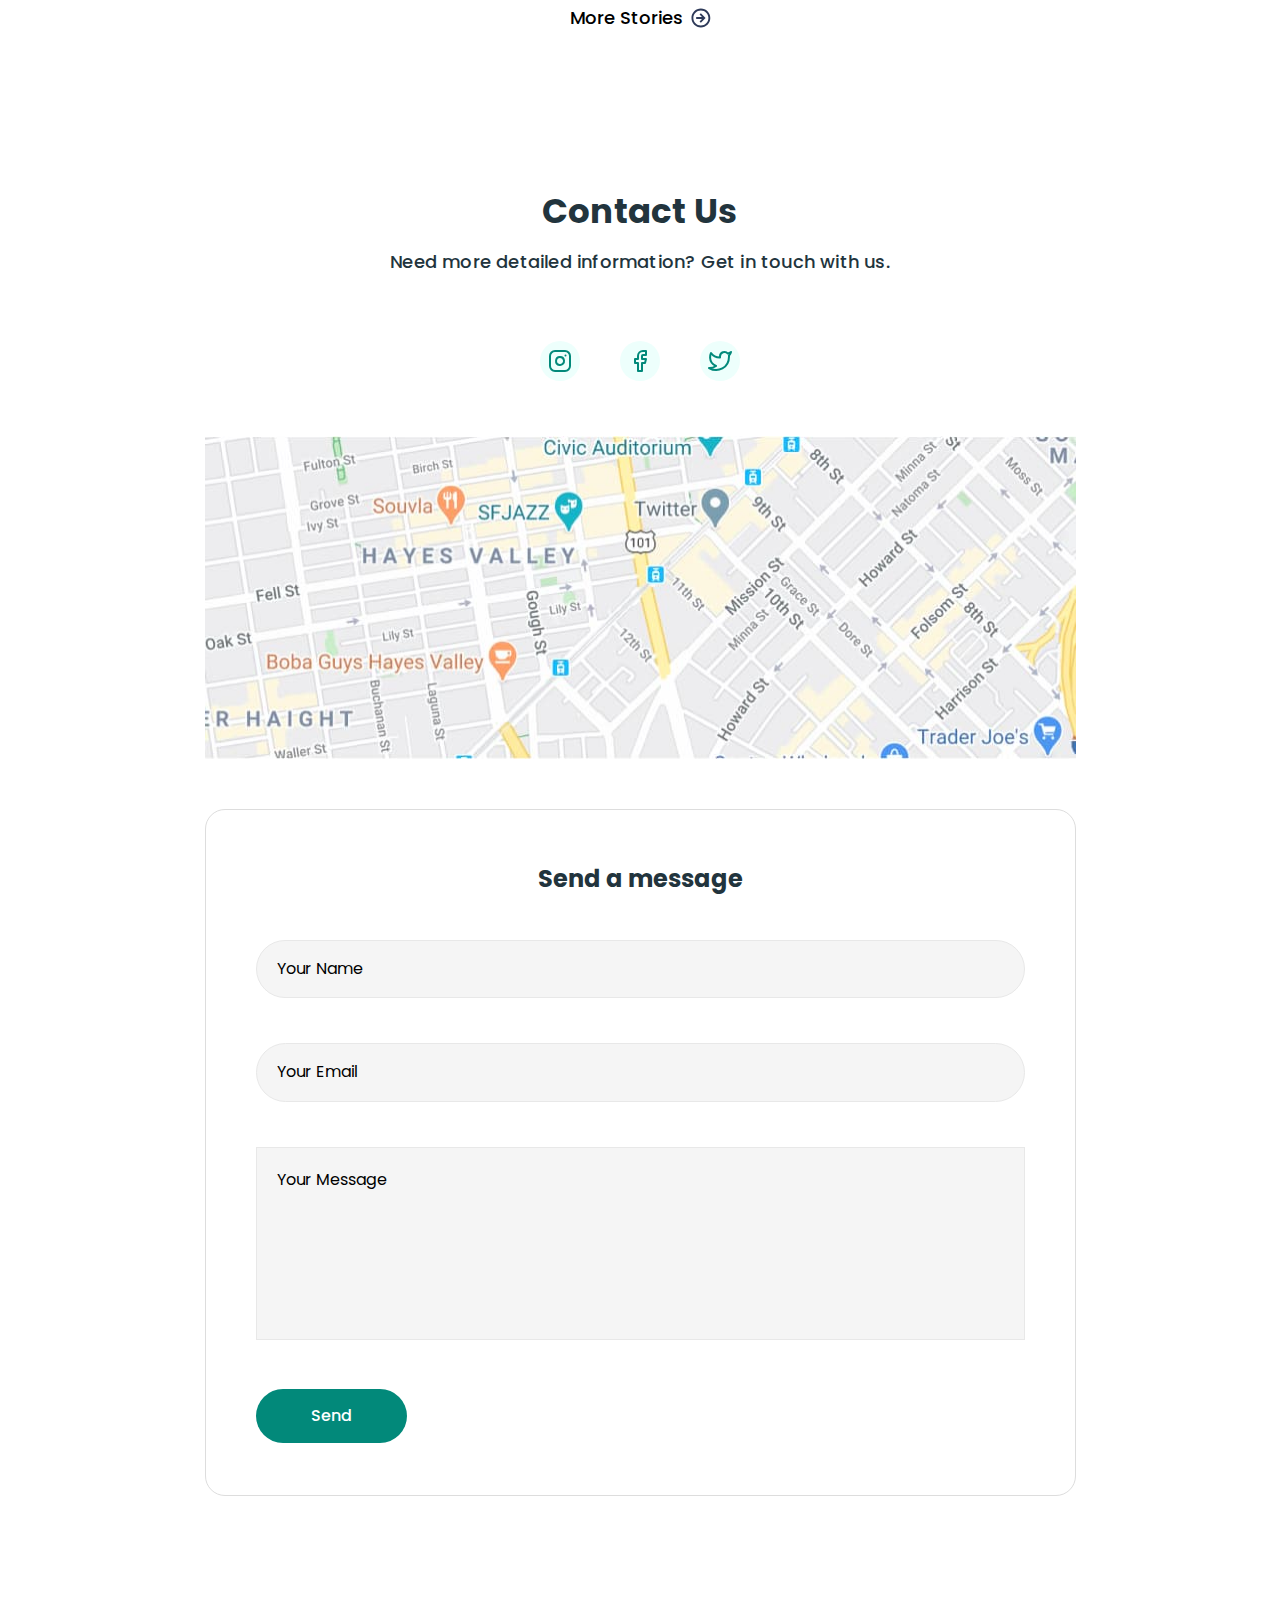
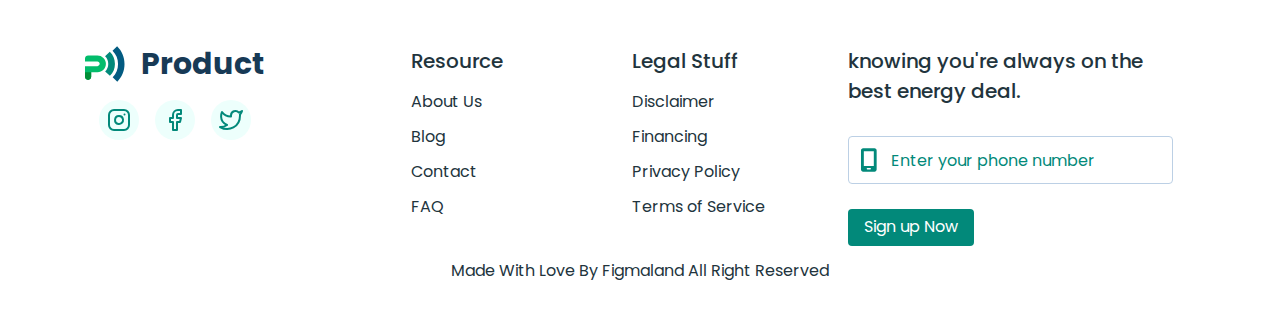
<file: resources.html>
<!DOCTYPE html>
<html lang="en">

<head>
    <meta charset="UTF-8">
    <meta http-equiv="X-UA-Compatible" content="IE=edge">
    <meta name="viewport" content="width=device-width, initial-scale=1.0">
    <title>Document</title>
    <link rel="preconnect" href="https://fonts.googleapis.com">
    <link rel="preconnect" href="https://fonts.gstatic.com" crossorigin>
    <link href="https://fonts.googleapis.com/css2?family=Poppins:wght@400;600;700&family=Raleway:wght@800&display=swap"
        rel="stylesheet">
    <link rel="stylesheet" href="./css/main.min.css">
</head>

<body>
    <header class="header">
        <div class="header-wrapp container">
            <a class="logo-link link" href="./index.html">
                <svg class="logo-icon" width="40" height="36">
                    <use href="./images/sprite.svg#icon-logo"></use>
                </svg>
                <p class="logo__text">Product</p>
            </a>
            <button class="js-open-menu" type="button">
                <svg class="menu-open-btn-icon" width="28" height="31">
                    <use href="./images/sprite.svg#icon-menu"></use>
                </svg>
            </button>
            <div class="mobile-menu js-menu-container">
                <button class="close-btn js-close-menu" type="button">
                    <svg class="icon-close-btn" width="28" height="28">
                        <use href="./images/sprite.svg#icon-close-btn"></use>
                    </svg>
                </button>
                <nav class="mobile-navigation">
                    <ul class="mobile-list list">
                        <li class="mobile-menu__item"><a class="item__link link" href="./index.html">Product</a></li>
                        <li class="mobile-menu__item"><a class="item__link link" href="./pricing.html">Pricing</a>
                        </li>
                        <li class="mobile-menu__item"><a class="item__link link" href="./customer.html">Customers</a>
                        </li>
                        <li class="mobile-menu__item"><a class="item__link active link"
                                href="./resources.html">Resources</a></li>
                    </ul>
                </nav>
                <ul class="mobile-list-button list">
                    <li class="list-button__item">
                        <button class="item__btn secondary-btn btn" type="button">Sign In</button>
                    </li>
                    <li class="list-button__item">
                        <button class="item__btn general-btn btn" type="button">Sign Up</button>
                    </li>
                    <li class="list-button__item">
                        <button class="them-btn btn" type="button">
                            <svg class="them-btn__change" width="32" height="32">
                                <use href="./images/sprite.svg#icon-thems-light"></use>
                            </svg>
                        </button>
                    </li>
                </ul>
                <ul class="social">
                    <li class="social-item">
                        <a class="social-link link" href="">
                            <svg class="social-icon" width="24px" height="24">
                                <use href="./images/sprite.svg#icon-instagram"></use>
                            </svg>
                        </a>
                    </li>
                    <li class="social-item">
                        <a class="social-link link" href="">
                            <svg class="social-icon" width="24px" height="24">
                                <use href="./images/sprite.svg#icon-facebook"></use>
                            </svg>
                        </a>
                    </li>
                    <li class="social-item">
                        <a class="social-link link" href="">
                            <svg class="social-icon" width="24px" height="24">
                                <use href="./images/sprite.svg#icon-twitter"></use>
                            </svg>
                        </a>
                    </li>
                </ul>
            </div>
            <nav class="navigation">
                <ul class="navigation__menu list">
                    <li class="menu__item"><a class="item__link link" href="./index.html">Product</a></li>
                    <li class="menu__item"><a class="item__link link" href="./pricing.html">Pricing</a></li>
                    <li class="menu__item"><a class="item__link link" href="./customer.html">Customers</a></li>
                    <li class="menu__item"><a class="item__link active link" href="./resources.html">Resources</a></li>
                </ul>
            </nav>
            <ul class="header__list-button list">
                <li class="list-button__item">
                    <button class="item__btn secondary-btn btn" type="button">Sign In</button>
                </li>
                <li class="list-button__item">
                    <button class="item__btn general-btn btn" type="button">Sign Up</button>
                </li>
                <li class="list-button__item">
                    <button class="them-btn btn" type="button">
                        <svg class="them-btn__change" width="24" height="24">
                            <use href="./images/sprite.svg#icon-thems-light"></use>
                        </svg>
                    </button>
                </li>
            </ul>
        </div>
    </header>
    <main>
        <section class="great-business">
            <div class="great-business-wrap container">
                <div class="great-business-text-box">
                    <h2 class="great-business__title">Great Business made with Product.</h2>
                    <p class="great-business__text">Build better customer relationships easily messaging that provides a
                        more personal experience for you and your
                        customers.</p>
                    <form class="great-business__form">
                        <input class="great-business__input" type="email" name="user-email"
                            placeholder="Enter your email adress" required>
                        <button class="great-business__btn general-btn btn" type="submit">Join Now</button>
                    </form>
                    <div class="great-business__join-over">
                        <ul class="join-over__user-avtar">
                            <li class="join-over__item">
                                <img src="./images/resources/avatar-man1.png" alt="user avatar" width="50" height="50">
                            </li>
                            <li class="join-over__item">
                                <img src="./images/resources/avatar-man2.png" alt="user avatar" width="50" height="50">
                            </li>
                            <li class="join-over__item">
                                <img src="./images/resources/avatar-man3.png" alt="user avatar" width="50" height="50">
                            </li>
                        </ul>
                        <p class="join-over__text">Join over <span>4,000</span>+ other</p>
                    </div>
                </div>
                <picture class="great-business__img">
                    <source media="(max-width: 1199px)"
                        srcset="./images/resources/mobile/m-great-business-img.png 1x, ./images/resources/mobile/m-great-business-img@2x.png 2x"
                        width="359" height="263">
                    <source media="(min-width: 1200px)"
                        srcset="./images/resources/great-business-img.png 1x, ./images/resources/great-business-img@2x.png 2x"
                        width="541" height="482">
                    <img srcset="./images/resources/great-business-img@2x.png 2x"
                        src="./images/resources/great-business-img.png" alt="Chat Bot">
                </picture>
            </div>
        </section>
        <section class="latest-stories">
            <div class="latest-stories-wrap container">
                <h2 class="latest-stories__title">Latest Stories</h2>
                <p class="latest-stories__text">We focus on ergonomics and meeting you where you work. It's only a
                    keystroke away.</p>
                <ul class="latest-stories__list list">
                    <li class="latest-stories__item">
                        <a href="" class="latest-stories__item-link link">
                            <img srcset="./images/resources/stories-img1@2x.jpg 2x"
                                src="./images/resources/stories-img1.jpg" alt="">
                            <div class="latest-stories__text-wrap">
                                <p class="latest-stories__item-text">By <b>Wahid Ari</b> | 03 March 2019</p>
                                <h3 class="latest-stories__item-title">Increasing Prosperity With Positive Thinking</h3>
                            </div>
                        </a>
                    </li>
                    <li class="latest-stories__item">
                        <a href="" class="latest-stories__item-link link">
                            <img srcset="./images/resources/stories-img2@2x.jpg 2x"
                                src="./images/resources/stories-img2.jpg" alt="">
                            <div class="latest-stories__text-wrap">
                                <p class="latest-stories__item-text">By <b>Wahid Ari</b> | 03 March 2019</p>
                                <h3 class="latest-stories__item-title">Motivation Is The First Step To Success</h3>
                            </div>
                        </a>
                    </li>
                    <li class="latest-stories__item">
                        <a href="" class="latest-stories__item-link link">
                            <img srcset="./images/resources/stories-img3@2x.jpg 2x"
                                src="./images/resources/stories-img3.jpg" alt="">
                            <div class="latest-stories__text-wrap">
                                <p class="latest-stories__item-text">By <b>Wahid Ari</b> | 03 March 2019</p>
                                <h3 class="latest-stories__item-title">Success Steps For Your Personal Or Business</h3>
                            </div>
                        </a>
                    </li>
                    <li class="latest-stories__item">
                        <a href="" class="latest-stories__item-link link">
                            <img srcset="./images/resources/stories-img4@2x.jpg 2x"
                                src="./images/resources/stories-img4.jpg" alt="">
                            <div class="latest-stories__text-wrap">
                                <p class="latest-stories__item-text">By <b>Wahid Ari</b> | 03 March 2019</p>
                                <h3 class="latest-stories__item-title">Increasing Prosperity With Positive Thinking</h3>
                            </div>
                        </a>
                    </li>
                    <li class="latest-stories__item">
                        <a href="" class="latest-stories__item-link link">
                            <img srcset="./images/resources/stories-img5@2x.jpg 2x"
                                src="./images/resources/stories-img5.jpg" alt="">
                            <div class="latest-stories__text-wrap">
                                <p class="latest-stories__item-text">By <b>Wahid Ari</b> | 03 March 2019</p>
                                <h3 class="latest-stories__item-title">Motivation Is The First Step To Success</h3>
                            </div>
                        </a>
                    </li>
                    <li class="latest-stories__item">
                        <a href="" class="latest-stories__item-link link">
                            <img srcset="./images/resources/stories-img6@2x.jpg 2x"
                                src="./images/resources/stories-img6.jpg" alt="">
                            <div class="latest-stories__text-wrap">
                                <p class="latest-stories__item-text">By <b>Wahid Ari</b> | 03 March 2019</p>
                                <h3 class="latest-stories__item-title">Success Steps For Your Personal Or Business</h3>
                            </div>
                        </a>
                    </li>
                </ul>
                <button class="latest-stories__btn btn" type="button">
                    <span class="btn__text">More Stories</span>
                    <svg class="btn__icon-next" width="20" height="20">
                        <use href="./images/sprite.svg#icon-circle_right"></use>
                    </svg>
                </button>
            </div>
        </section>
        <section class="contact-us">
            <div class="contact-us-wrap container">
                <h2 class="contact-us__title">Contact Us</h2>
                <p class="contact-us__text">Need more detailed information?
                    Get in touch with us.</p>
                <ul class="social">
                    <li class="social-item">
                        <a class="social-link link" href="">
                            <svg class="social-icon" width="24px" height="24">
                                <use href="./images/sprite.svg#icon-instagram"></use>
                            </svg>
                        </a>
                    </li>
                    <li class="social-item">
                        <a class="social-link link" href="">
                            <svg class="social-icon" width="24px" height="24">
                                <use href="./images/sprite.svg#icon-facebook"></use>
                            </svg>
                        </a>
                    </li>
                    <li class="social-item">
                        <a class="social-link link" href="">
                            <svg class="social-icon" width="24px" height="24">
                                <use href="./images/sprite.svg#icon-twitter"></use>
                            </svg>
                        </a>
                    </li>
                </ul>
                <picture class="contact-us__img">
                    <source media="(max-width: 767px)"
                        srcset="./images/resources/mobile/m-map-screen.jpg 1x, ./images/resources/mobile/m-map-screen@2x.jpg 2x"
                        width="362" height="323">
                    <source media="(min-width: 768px)"
                        srcset="./images/resources/map-screen.jpg 1x, ./images/resources/map-screen@2x.jpg 2x"
                        width="871" height="323">
                    <img srcset="./images/resources/map-screen@2x.jpg 2x" src="./images/resources/map-screen.jpg"
                        alt="map screen">
                </picture>
                <form class="contact-us__form">
                    <b class="contact-us__form-title">Send a message</b>
                    <input class="contact-us__name contact-us__input" type="text" name="" id="" placeholder="Your Name">
                    <input class="contact-us__email contact-us__input" type="email" name="" id=""
                        placeholder="Your Email">
                    <textarea class="contact-us__message contact-us__input" name="" id=""
                        placeholder="Your Message"></textarea>
                    <button class="contact-us__btn general-btn btn" type="submit">Send</button>
                </form>
            </div>
        </section>
    </main>
    <footer class="footer">
        <div class="footer-wrapp container">
            <div class="footer__interactive-box">
                <div class="footer__logo-box">
                    <a class="logo-link link" href="./index.html">
                        <svg class="logo-icon" width="40" height="36">
                            <use href="./images/sprite.svg#icon-logo"></use>
                        </svg>
                        <p class="logo__text">Product</p>
                    </a>
                    <ul class="social">
                        <li class="social-item">
                            <a class="social-link link" href="">
                                <svg class="social-icon" width="24px" height="24">
                                    <use href="./images/sprite.svg#icon-instagram"></use>
                                </svg>
                            </a>
                        </li>
                        <li class="social-item">
                            <a class="social-link link" href="">
                                <svg class="social-icon" width="24px" height="24">
                                    <use href="./images/sprite.svg#icon-facebook"></use>
                                </svg>
                            </a>
                        </li>
                        <li class="social-item">
                            <a class="social-link link" href="">
                                <svg class="social-icon" width="24px" height="24">
                                    <use href="./images/sprite.svg#icon-twitter"></use>
                                </svg>
                            </a>
                        </li>
                    </ul>
                </div>
                <div class="footer__resource-box">
                    <h3 class="resource-title">Resource</h3>
                    <ul class="footer__resource">
                        <li class="resource__item"><a class="resource__link link" href="">About Us</a></li>
                        <li class="resource__item"><a class="resource__link link" href="">Blog</a></li>
                        <li class="resource__item"><a class="resource__link link" href="">Contact</a></li>
                        <li class="resource__item"><a class="resource__link link" href="">FAQ</a></li>
                    </ul>
                </div>
                <div class="footer__legal-stuff-box">
                    <h3 class="legal-stuff__title">Legal Stuff</h3>
                    <ul class="legal-stuff">
                        <li class="legal-stuff__item"><a class="legal-stuff__link link" href="">Disclaimer</a></li>
                        <li class="legal-stuff__item"><a class="legal-stuff__link link" href="">Financing</a></li>
                        <li class="legal-stuff__item"><a class="legal-stuff__link link" href="">Privacy Policy</a></li>
                        <li class="legal-stuff__item"><a class="legal-stuff__link link" href="">Terms of Service</a>
                        </li>
                    </ul>
                </div>
                <div class="footer__form-box">
                    <b class="form__title">knowing you're always on the best energy deal.</b>
                    <form>
                        <div class="input-box">
                            <input class="input-phone" type="tel" placeholder="Enter your phone number" required>
                            <svg class="input-phone__icon" width="18" height="28">
                                <use href="./images/sprite.svg#icon-mobile-screen"></use>
                            </svg>
                        </div>
                        <button class="footer-form__btn general-btn btn" type="submit">Sign up Now</button>
                    </form>
                </div>
            </div>
            <p class="footer__bottom-text">Made With Love By Figmaland All Right Reserved</p>
        </div>
    </footer>
    <script src="./js/mobile-menu.js"></script>
</body>

</html>
</file>
<file: css/main.min.css>
:root{--color-def: #ffffff;--color-logo-text: #173A56;--color-text: #22343D;--color-hover-link: #02897A;--color-burger-menu: #173A56;--background-default-btn: #02897A;--background-fon: #f3f3f3;--background-fon-secondary: #EDFFFC;--border-color-btn: #bcd0e5;--transition: 250ms cubic-bezier(0.4, 0, 0.2, 1)}/*! modern-normalize v1.1.0 | MIT License | https://github.com/sindresorhus/modern-normalize */*,::before,::after{box-sizing:border-box}html{font-family:system-ui,"Segoe UI",Roboto,Helvetica,Arial,sans-serif,"Apple Color Emoji","Segoe UI Emoji";line-height:1.15;-webkit-text-size-adjust:100%;-moz-tab-size:4;tab-size:4}body{margin:0}hr{height:0;color:inherit}abbr[title]{text-decoration:underline dotted}b,strong{font-weight:bolder}code,kbd,samp,pre{font-family:ui-monospace,SFMono-Regular,Consolas,"Liberation Mono",Menlo,monospace;font-size:1em}small{font-size:80%}sub,sup{font-size:75%;line-height:0;position:relative;vertical-align:baseline}sub{bottom:-0.25em}sup{top:-0.5em}table{text-indent:0;border-color:inherit}button,input,optgroup,select,textarea{font-family:inherit;font-size:100%;line-height:1.15;margin:0}button,select{text-transform:none}button,[type=button],[type=reset],[type=submit]{-webkit-appearance:button}::-moz-focus-inner{border-style:none;padding:0}:-moz-focusring{outline:1px dotted ButtonText}:-moz-ui-invalid{box-shadow:none}legend{padding:0}progress{vertical-align:baseline}::-webkit-inner-spin-button,::-webkit-outer-spin-button{height:auto}[type=search]{-webkit-appearance:textfield;outline-offset:-2px}::-webkit-search-decoration{-webkit-appearance:none}::-webkit-file-upload-button{-webkit-appearance:button;font:inherit}summary{display:list-item}body{font-family:"Poppins",sans-serif;color:var(--color-text)}ul{list-style:none;margin:0;padding:0}.link{text-decoration:none;display:block;color:inherit}p,h1,h2,h3,h4,h5,h6{margin:0}.btn{display:block;cursor:pointer;border:1px solid rgba(0,0,0,0)}.section{padding-top:100px}.visibility-hidden{position:absolute;margin:-1px;width:1px;height:1px;border:0;padding:0;white-space:nowrap;clip-path:inset(100%);clip:rect(0 0 0 0);overflow:hidden}img{display:block;line-height:0}.container{padding-left:20px;padding-right:20px;margin-left:auto;margin-right:auto}@media screen and (max-width: 767px){.container{max-width:411px}}@media screen and (min-width: 768px){.container{max-width:1150px}}.logo-link{display:flex;align-items:center;padding-top:22px;padding-bottom:22px}.logo-icon{margin-right:16px}.logo__text{font-weight:700;font-size:30px;line-height:.9333333333;color:var(--color-logo-text)}.navigation{margin-right:24px;margin-left:auto}@media screen and (max-width: 767px){.navigation{display:none}}@media screen and (min-width: 768px){.navigation__menu{display:flex;align-items:center;gap:30px}}.item__link{position:relative;overflow:hidden;font-weight:400;font-size:16px;line-height:1.75;color:var(--color-text);padding-top:22px;padding-bottom:22px;transition:color var(--transition)}.item__link.active{font-weight:600}.item__link:hover,.item__link:focus{color:var(--color-hover-link)}.item__link::after{content:"";position:absolute;bottom:0;left:0;display:block;height:4px;background-color:var(--color-hover-link);border-radius:4px;transition:transform var(--transition)}@media screen and (max-width: 767px){.item__link{font-size:26px;letter-spacing:.04px}.item__link::after{transform:translate(-100%);width:45%}.item__link:hover::after,.item__link:focus::after{transform:translate(0)}}@media screen and (min-width: 768px){.item__link::after{transform:scaleX(0);width:100%}.item__link:hover::after,.item__link:focus::after{transform:scale(1)}}.general-btn{border-radius:4px;background-color:var(--background-default-btn);color:var(--color-def)}.general-btn:hover,.general-btn:focus{background-color:var(--color-def);color:var(--color-text)}@media screen and (max-width: 767px){.header__list-button{display:none}}@media screen and (min-width: 768px){.header__list-button{display:flex;align-items:center;gap:12px;flex-wrap:wrap}}@media screen and (min-width: 1200px){.header__list-button{gap:24px}}@media screen and (max-width: 767px){.list-button__item:not(:last-child){margin-bottom:12px}}.item__btn{padding:9px 23px;transition:border-color var(--transition),background-color var(--transition),color var(--transition)}.item__btn.secondary-btn{background-color:rgba(0,0,0,0);border-color:#bcd0e5;border-radius:4px}.item__btn.secondary-btn:hover,.item__btn.secondary-btn:focus{background-color:var(--background-default-btn);color:var(--color-def)}.item__btn:hover,.item__btn:focus{border-color:var(--background-default-btn)}.them-btn{display:flex;align-items:center;border:none;background:var(--background-fon);padding:4px;border-radius:100px}.social{display:flex;align-items:center;justify-content:center;gap:40px}.social-link{display:flex;align-items:center;padding:8px;background-color:var(--background-fon-secondary);border-radius:100px}.social-icon{fill:rgba(0,0,0,0);stroke:var(--color-hover-link);transition:fill var(--transition),stroke var(--transition)}.header .social-icon{width:40px;height:40px}@media screen and (max-width: 767px){.header{box-shadow:0px -2px 8px rgba(0,0,0,.25)}}.header-wrapp{display:flex;align-items:center}@media screen and (max-width: 767px){.header-wrapp{justify-content:space-between}}.menu-open-btn-icon{stroke:var(--color-burger-menu)}.js-open-menu{background:rgba(0,0,0,0);border:none;padding:0;line-height:0}@media screen and (min-width: 768px){.js-open-menu{display:none}}.mobile-menu{display:none}@media screen and (max-width: 767px){.mobile-menu.is-open{display:flex;flex-direction:column;justify-content:space-between;padding-top:70px;padding-left:40px;padding-bottom:40px;position:fixed;top:0;left:0;background-color:var(--color-def);width:100%;height:100%;z-index:999}}@media screen and (min-width: 768px){.mobile-menu{display:none}}@media screen and (max-width: 767px){.close-btn.js-close-menu{display:flex;justify-content:center;align-items:center;position:absolute;top:24px;right:24px;width:31px;height:31px;background:var(--background-fon);border-radius:50%;border:1px solid rgba(0,0,0,.1);transition:background var(--transition)}.close-btn.js-close-menu:hover,.close-btn.js-close-menu:focus{background-color:var(--background-default-btn);border:none}}.footer{padding-top:100px}.resource-title,.legal-stuff__title{font-weight:500;font-size:20px;line-height:1.5;margin-bottom:8px}.resource__link,.legal-stuff__link{font-weight:400;font-size:16px;line-height:2.1875;color:currentColor;transition:color var(--transition)}.resource__link:is(:hover,:focus),.legal-stuff__link:is(:hover,:focus){color:var(--color-hover-link)}.form__title{display:block;font-weight:500;font-size:20px;line-height:1.5}.input-box{position:relative}.input-phone{display:block;width:100%;height:48px;padding-top:10px;padding-bottom:10px;padding-left:42px;border:1px solid #bcd0e5;border-radius:4px;outline:rgba(0,0,0,0);transition:border-color var(--transition)}.input-phone::placeholder{font-weight:400;font-size:16px;line-height:1.75;color:var(--color-hover-link)}.input-phone:focus{border-color:var(--background-default-btn)}.input-phone__icon{position:absolute;top:50%;left:12px;fill:var(--color-hover-link);transform:translateY(-50%)}.footer-form__btn{padding:8px 15px;transition:background var(--transition),color var(--transition),border var(--transition)}.footer-form__btn:is(:hover,:focus){color:var(--color-hover-link);border-color:#bcd0e5}.footer__bottom-text{font-weight:400;font-size:16px;line-height:1.875;text-align:center}@media screen and (max-width: 767px){.footer{padding-bottom:45px}.footer__interactive-box{margin-bottom:44px;text-align:center}.footer__logo-box{margin-bottom:32px}.footer__logo-box .logo-link{justify-content:center;margin-bottom:24px;padding:0}.footer__logo-box .social{gap:16px}.footer__resource-box,.footer__legal-stuff-box{margin-bottom:32px}.form__title{text-align:center;margin-bottom:34px}.input-phone{margin-bottom:21px}.footer-form__btn{margin-left:auto;margin-right:auto}}@media screen and (min-width: 768px){.footer{padding-bottom:40px}.footer__interactive-box{display:flex;margin-bottom:10px}.footer__logo-box{margin-right:146px}.footer__logo-box .logo-link{margin-bottom:18px;padding:0}.footer__logo-box .social{gap:16px}.footer__resource-box{margin-right:129px}.footer__legal-stuff-box{margin-right:83px}.footer__form-box{max-width:325px}.form__title{margin-bottom:30px}.input-phone{margin-bottom:25px}}.join-wrapp{background:var(--background-default-btn);border-radius:32px}.join-title{display:block;font-weight:600;font-size:32px;line-height:1.5;color:var(--color-def)}.join-btn{font-weight:600;font-size:20px;line-height:1.5;color:var(--color-hover-link);padding:10px 34px;border-radius:8px;transition:color var(--transition),background var(--transition),border-color var(--transition)}.join-btn:is(:hover,:focus){background:var(--background-default-btn);border-color:#bcd0e5;color:var(--color-def)}@media screen and (max-width: 767px){.join-content-box{padding:17px 21px 32px;text-align:center}.join-btn{margin-left:auto;margin-right:auto;margin-top:50px}}@media screen and (min-width: 768px){.join-wrapp{display:flex;align-items:center;max-width:968px}.join-wrapp picture{flex-grow:1}.join-content-box{padding-top:49px;padding-bottom:56px;padding-left:51px}.join-title{max-width:510px;margin-bottom:46px}}.hero{margin-left:auto;margin-right:auto;background-repeat:no-repeat}@media screen and (max-width: 767px){.hero{background-position:top 29px center;background-size:338px 310px;max-width:410px;padding-top:350px;padding-bottom:16px;text-align:center}}@media screen and (min-width: 768px){.hero{background-position:top 25px right 13px;background-size:610px 555px;max-width:1400px;padding-top:137px;padding-bottom:112px}}@media screen and (max-width: 767px){.hero{background-image:url(../../images/product-page/hero/mobile/mobile-bg-hero.png)}}@media screen and (max-width: 767px)and (min-device-pixel-ratio: 2),screen and (max-width: 767px)and (min-resolution: 192dpi),screen and (max-width: 767px)and (min-resolution: 2dppx){.hero{background-image:url(../../images/product-page/hero/mobile/mobile-bg-hero@2x.png)}}@media screen and (min-width: 768px){.hero{background-image:url(../../images/product-page/hero/hero-img.png)}}@media screen and (min-width: 768px)and (min-device-pixel-ratio: 2),screen and (min-width: 768px)and (min-resolution: 192dpi),screen and (min-width: 768px)and (min-resolution: 2dppx){.hero{background-image:url(../../images/product-page/hero/hero-img@2x.png)}}@media screen and (max-width: 767px){.hero-title{font-weight:700;font-size:36px;line-height:1.6666666667;margin-bottom:16px}}@media screen and (min-width: 768px){.hero-title{font-weight:700;font-size:40px;line-height:1.5;margin-bottom:18px;max-width:400px}}.hero-text{font-weight:400;font-size:18px;line-height:1.5555555556}@media screen and (max-width: 767px){.hero-text{margin-bottom:32px;max-width:328px}}@media screen and (min-width: 768px){.hero-text{margin-bottom:45px;max-width:465px}}.hero-btn-tumb{display:flex;align-items:center}.hero-btn{padding-top:15px;padding-bottom:15px;transition:color var(--transition),background var(--transition) border var(--transition);font-weight:700;font-size:16px;line-height:1.5}@media screen and (max-width: 767px){.hero-btn{margin-right:28px;padding-right:25px;padding-left:25px;justify-content:center}}@media screen and (min-width: 768px){.hero-btn{margin-right:30px;padding-right:42px;padding-left:42px}}.hero-btn:hover,.hero-btn:focus{border-color:#bcd0e5}.custom-btn{display:flex;align-items:center;font-weight:600;font-size:16px;line-height:1.5;color:var(--color-hover-link)}.custom-btn .hero-btn-icon{fill:currentColor;margin-right:8px}.for-you{background:linear-gradient(360deg, #EDEDED 0.35%, rgba(255, 255, 255, 0.0001) 99.63%);background-origin:border-box}@media screen and (max-width: 767px){.for-you{border-radius:0% 0% 100% 100%/0% 0% 10% 10%}}@media screen and (min-width: 768px){.for-you{border-radius:0% 0% 100% 100%/0% 0% 20% 20%}}.for-you-wrapp{padding-bottom:38px}@media screen and (max-width: 767px){.for-you-wrapp{text-align:center}}.for-you-title{font-weight:700;font-size:32px;line-height:1.5;margin-bottom:50px}@media screen and (min-width: 768px){.for-you-title{max-width:500px;text-align:center;margin-left:auto;margin-right:auto}}@media screen and (max-width: 767px){.for-you-list{margin-bottom:30px}}@media screen and (min-width: 768px){.for-you-list{display:flex;align-items:center;gap:30px;margin-bottom:50px}}@media screen and (max-width: 767px){.for-you-item:not(:last-child){margin-bottom:32px}}@media screen and (min-width: 768px){.for-you-item{width:calc((100% - 90px)/4)}}@media screen and (max-width: 767px){.for-you-icon{width:50px;height:50px;margin-bottom:24px}}@media screen and (min-width: 768px){.for-you-icon{margin-bottom:18px}}.for-you-item-title{font-weight:600;font-size:22px;line-height:1.5}@media screen and (max-width: 767px){.for-you-item-title{margin-bottom:8px}}@media screen and (min-width: 768px){.for-you-item-title{margin-bottom:13px}}.for-you-item-text{font-weight:400;font-size:16px;line-height:1.625}@media screen and (max-width: 767px){.for-you-item-text{max-width:240px;margin-left:auto;margin-right:auto}}.for-you-btn{font-weight:700;font-size:16px;line-height:1.5;padding:15px 33px;margin-left:auto;margin-right:auto;transition:border var(--transition),background var(--transition),color var(--transition)}.for-you-btn:hover,.for-you-btn:focus{border-color:#bcd0e5}@media screen and (max-width: 767px){.services{margin-bottom:40px}}@media screen and (min-width: 768px){.services{margin-bottom:50px}}@media screen and (min-width: 768px){.services-item{display:flex;align-items:center;gap:84px}}.services-item:not(:last-child){margin-bottom:100px}@media screen and (max-width: 767px){.services-item-wrapp{margin-top:50px}}@media screen and (min-width: 768px){.services-item-wrapp{max-width:486px}.services-item:nth-child(odd) .services-item-wrapp{order:-1}}.item-top-text{font-weight:600;font-size:16px;line-height:1.5;margin-top:8px}.services-item-title{font-weight:700;font-size:32px;line-height:1.5;margin-bottom:25px}.services-item-text{font-weight:400;font-size:16px;line-height:1.625;margin-bottom:30px}.nested-list-item:not(:last-child){margin-bottom:25px}.nested-list-item.tick{display:flex;align-items:center}.item-tick-icon{width:35px;height:35px;display:flex;align-items:center;justify-content:center;border-radius:14px;margin-right:30px;fill:var(--color-def)}.nested-list-item:nth-child(1) .item-tick-icon{background:#f90}.nested-list-item:nth-child(2) .item-tick-icon{background:#f03e3d}.nested-list-item:nth-child(3) .item-tick-icon{background:#4d8dff}.nested-list-title{font-weight:600;font-size:16px;line-height:1.625;margin-bottom:12px}.nested-list-text{font-weight:400;font-size:16px;line-height:1.625}@media screen and (max-width: 767px){.nested-list-text.tick{max-width:288px}}@media screen and (min-width: 768px){.nested-list-text.tick{max-width:386px}}.process{background:linear-gradient(180deg, #ededed 0.35%, rgba(255, 255, 255, 0.0001) 99.63%);background-origin:border-box}@media screen and (max-width: 767px){.process{border-radius:100% 100% 0% 0%/10% 10% 0% 0%}}@media screen and (min-width: 768px){.process{border-radius:100% 100% 0% 0%/20% 20% 0% 0%}}.process-wrapp{padding-top:50px}.process-title{font-weight:700;font-size:32px;line-height:1.5;text-align:center}@media screen and (max-width: 767px){.process-title{margin-bottom:8px}}@media screen and (min-width: 768px){.process-title{margin-bottom:25px}}.process-text{font-weight:500;font-size:16px;line-height:1.625;text-align:center;margin-right:auto;margin-left:auto;margin-bottom:40px}@media screen and (max-width: 767px){.process-text{max-width:338px}}@media screen and (min-width: 768px){.process-text{max-width:542px}}@media screen and (max-width: 767px){.process-list{margin-bottom:32px}}@media screen and (min-width: 768px){.process-list{display:flex;align-items:center;justify-content:center;flex-wrap:wrap;gap:25px 100px;margin-bottom:50px}}.process-list-item{display:flex;align-items:center;justify-content:space-between}.process-list-item:nth-child(even) img{order:1}@media screen and (max-width: 767px){.process-list-item{gap:14px}.process-list-item:not(:last-child){margin-bottom:32px}.process-list-item img{width:90px;height:90px}}@media screen and (min-width: 768px){.process-list-item{gap:10px;width:calc((100% - 100px)/2);max-width:408px;height:98px}.process-list-item img{width:98px;height:98px}.process-list-item:last-child,.process-list-item:first-child{order:-1}}.process-item-text{font-weight:500;font-size:16px;line-height:1.625;text-align:center;border-radius:26.5px}@media screen and (max-width: 767px){.process-item-text{padding:12px 20px;box-shadow:0px 2px 15px rgba(23,58,86,.1)}}@media screen and (min-width: 768px){.process-item-text{max-width:300px;padding:14px 22px;box-shadow:2px 2px 10px rgba(23,58,86,.15)}}.process-btn{padding:15px 30px;margin-left:auto;margin-right:auto;transition:color var(--transition),background var(--transition),border var(--transition)}.process-btn:hover,.process-btn:focus{border-color:#bcd0e5}.strategies__title{font-weight:700;font-size:34px;line-height:1.5}.strategies__text{font-weight:500;font-size:16px;line-height:1.625;margin-bottom:40px}.card__link{color:currentColor;transition:color var(--transition)}.card__img{border-radius:8px 8px 0 0}.card__text-wrapp{padding-top:24px;padding-bottom:40px}.card__link:hover .card__title{color:var(--color-hover-link)}.card__text{font-weight:400;font-size:16px;line-height:1.75;margin-bottom:12px}.card__title{font-weight:700;font-size:24px;line-height:1.6666666667}@media screen and (max-width: 767px){.strategies__title{text-align:center;margin-bottom:10px}.strategies__text{text-align:center;max-width:338px}.card__text-wrapp{padding-right:54px}.strategies__card{margin-bottom:16px}.strategies__next-link{display:none}}@media screen and (min-width: 768px){.strategies{margin-bottom:10px}.strategies__text{max-width:460px;margin-top:8px}.strategies__cards{display:flex;align-items:center;gap:30px;margin-bottom:45px}.strategies__card{border:1px solid #dedede;border-radius:8px}.card__text-wrapp{padding-left:24px;padding-right:24px}.strategies__next-link{display:flex;align-items:center;justify-content:center;gap:10px}.next-link__click{width:16px;height:16px;border-radius:50%;cursor:pointer}.next-link__click:not(:nth-child(2)){background-color:#efefef}.next-link__click:nth-child(2){background-color:var(--background-default-btn)}}.price-wrapp{text-align:center}.price__title{font-weight:700;font-size:34px;line-height:1.5}.price__text{font-weight:500;font-size:16px;line-height:1.5}.price-name{font-weight:700;font-size:24px;line-height:1.6666666667;margin-bottom:8px}.price-description{font-weight:400;font-size:16px;line-height:2.5;margin-bottom:16px}.price__card{box-shadow:0px 2px 8px rgba(0,0,0,.25);border-radius:8px;padding-bottom:32px}.price__card:nth-child(2){background-color:var(--background-default-btn);color:var(--color-def)}.price-figure-wrapp{display:flex;align-items:center;justify-content:center;margin-bottom:16px}.price__card:not(:nth-child(2)) .price-figure-wrapp{color:var(--color-hover-link)}.price__figure{font-weight:700;font-size:76px;line-height:1.3157894737;text-align:center;letter-spacing:.2px;margin-right:7px}.currency{text-align:left;font-size:24px;line-height:30px;letter-spacing:.1px;margin-bottom:7px}.sub-text{font-weight:400;font-size:16px;line-height:1.1875;letter-spacing:.1px;color:#afafaf}.description-sub-text{font-weight:500;font-size:16px;line-height:1.375;letter-spacing:.2px}.sub-text-item:not(:last-child){margin-bottom:16px}.price-btn{margin-left:auto;margin-right:auto;padding:11px 18px;border-radius:8px;transition:color var(--transition),background var(--transition),border var(--transition)}.price-btn:not(:nth-child(2)):is(:hover,:focus){border-color:#bcd0e5}.price-btn.secondary-btn{border-radius:4px;background:var(--color-def);color:var(--color-hover-link)}.price-btn.secondary-btn:is(:hover,:focus){background:var(--background-default-btn);border-color:#bcd0e5;color:var(--color-def)}@media screen and (max-width: 767px){.price__title{margin-bottom:8px}.price__text{margin-bottom:74px}.price__card{padding-top:24px}.price__card:not(:last-child){margin-bottom:32px}.description-sub-text{margin-bottom:38px}}@media screen and (min-width: 768px){.price__title{margin-bottom:10px}.price__text{margin-bottom:40px}.price__menu{display:flex;align-items:center;gap:72px}.price__card{padding-top:32px;width:calc((100% - 144px)/3)}.description-sub-text{margin-bottom:30px}}.clients-say__tittle{font-weight:700;font-size:32px;line-height:1.78125;letter-spacing:.2px;text-align:center}.clients-say__text{font-weight:500;font-size:16px;line-height:1.75;margin-left:auto;margin-right:auto;text-align:center;letter-spacing:.2px}.comment__item{border:1px solid #dedede;border-radius:5px;padding:28px 26px}.comment__stars-icon{margin-bottom:16px}.comment__text{font-weight:400;font-size:16px;line-height:1.75;margin-bottom:16px;letter-spacing:.2px}.comment__user-date{display:flex;align-items:center;gap:14px}.comment__user-name{font-weight:600;font-size:16px;line-height:1.5;letter-spacing:.2px;color:var(--color-hover-link)}.comment__user-role{font-weight:500;font-size:14px;line-height:1.7142857143;letter-spacing:.2px}@media screen and (max-width: 767px){.clients-say__tittle{margin-bottom:8px}.clients-say__text{margin-bottom:32px;max-width:323px}.comment__item:not(:last-child){margin-bottom:32px}}@media screen and (min-width: 768px){.clients-say__tittle{margin-bottom:10px}.clients-say__text{margin-bottom:38px;max-width:537px}.clients-say__comment{display:flex;align-items:center;gap:64px}}.client__title{font-weight:700;font-size:40px;line-height:1.5;text-align:center}.client__list{display:flex;align-items:center;justify-content:center}.client__link{padding-top:16px;padding-bottom:16px}@media screen and (max-width: 767px){.client{padding-top:50px;padding-bottom:60px}.client__title{margin-bottom:38px}.client__list{flex-wrap:wrap}.client__item:nth-child(1){margin-right:50px;margin-bottom:28px}.client__item:nth-child(2){margin-bottom:20px}.client__item:nth-child(3){margin-right:45px}.client__item:nth-child(3) .client__icon{width:164px;height:34px}}@media screen and (min-width: 768px){.client{padding-top:100px;padding-bottom:16px}.client__title{margin-bottom:50px}.client__list{gap:64px;padding-top:16px;padding-bottom:16px}}.why-choose{text-align:center;padding-top:24px;background:#f5f5f5}.why-choose-title{font-weight:700;font-size:34px;line-height:1.5;margin-bottom:50px}.why-choose__item{border:1px solid #dedede;border-radius:10px;padding:32px 18px 34px}.why-choose__icon{margin-bottom:32px}.why-chose__item-title{font-weight:700;font-size:24px;line-height:1.375;letter-spacing:.1px;margin-bottom:16px}.why-choose__item-text{min-width:275px;font-weight:400;font-size:16px;line-height:1.6875;letter-spacing:.2px}@media screen and (max-width: 767px){.why-choose{padding-bottom:61px}.why-choose__item:not(:last-child){margin-bottom:32px}}@media screen and (min-width: 768px){.why-choose{padding-bottom:68px}.why-choose__list{display:flex;align-items:center;gap:30px}.why-choose__item{width:calc((100% - 60px)/3)}}.text-content__top-text{font-weight:500;font-size:20px;line-height:1.5;margin-bottom:16px}.text-content__title{font-weight:600;font-size:24px;line-height:1.5;margin-bottom:16px}.text-content__text{font-weight:400;font-size:16px;line-height:1.75}.product_title{font-weight:700;font-size:34px;line-height:1.5;text-align:center}@media screen and (max-width: 767px){.product{margin-bottom:70px}.product_title{margin-bottom:79px}.product-list__item:not(:last-child){margin-bottom:70px}.product-list__item picture{display:block;margin-bottom:80px}.product-list__item picture img{margin-left:auto;margin-right:auto}.product__btn{display:none}}@media screen and (min-width: 768px){.product{margin-bottom:115px}.product-wrapp{padding-left:42px;padding-right:42px}.product_title{margin-bottom:73px}.product__list{margin-bottom:78px}.product-list__item{display:flex;align-items:center}.product-list__item:not(:last-child){margin-bottom:100px}.product-item__text-content{max-width:538px;padding-left:89px}.product-list__item:nth-child(even) .product-item__text-content{order:-1;padding-left:0;padding-right:89px}.product__btn{margin-left:auto;margin-right:auto;padding:11px 18px;border-radius:8px;font-weight:600;font-size:18px;line-height:1.2222222222;transition:background var(--transition),color var(--transition),border var(--transition)}.product__btn:hover,.product__btn:focus{color:var(--color-hover-link);border-color:#bcd0e5}}.join-offers{background:linear-gradient(180deg, #f5f5f5 0%, rgba(245, 245, 245, 0) 100%);text-align:center}.join-offers__title{font-weight:700;font-size:32px;line-height:1.5;margin-left:auto;margin-right:auto}.join-offers__box-icon{margin-left:auto;margin-right:auto;display:flex;align-items:center;justify-content:center;width:150px;height:150px;border-radius:100%}.join-offers__list-item:nth-child(1) .join-offers__box-icon{background:#ffefef}.join-offers__list-item:nth-child(2) .join-offers__box-icon{background:#f2f6ff}.join-offers__item-title{font-weight:500;font-size:24px;line-height:1.1666666667}.join-offers__item-link{font-weight:18px;font-size:16px;line-height:2;color:currentColor;transition:color var(--transition)}.join-offers__item-link:is(:hover,:focus){color:var(--color-hover-link)}.join-offers__item-bottom-text{font-weight:500;font-size:16px;line-height:1.75}.join-offers__item-title{margin-bottom:16px}.join-offers__item-list{margin-bottom:12px}@media screen and (max-width: 767px){.join-offers{padding-top:30px;padding-bottom:34px}.join-offers__title{margin-bottom:85px}.join-offers__list-item{padding:44px 61px 0}.join-offers__list-item:not(:last-child){margin-bottom:66px}.join-offers__box-icon{margin-bottom:35px}}@media screen and (min-width: 768px){.join-offers{padding-top:35px;padding-bottom:45px}.join-offers__title{max-width:537px;margin-bottom:93px}.join-offers__list{display:flex;align-items:center;justify-content:space-around}.join-offers__box-icon{margin-bottom:27px}}.pricing{padding-top:50px;padding-bottom:100px;text-align:center}.pricing__top-text{font-weight:600;font-size:24px;line-height:1.5}.pricing__title{font-weight:700;font-size:40px;line-height:1.5}.pricing__text{font-weight:500;font-size:16px;line-height:1.5;margin-bottom:50px}@media screen and (max-width: 767px){.pricing__top-text{margin-bottom:30px}.pricing__title{margin-bottom:18px}}@media screen and (min-width: 768px){.pricing{padding-bottom:150px}.pricing__top-text{margin-bottom:32px}.pricing__title{margin-bottom:16px}}.enterprise{background:linear-gradient(180deg, #F7F7F7 0%, rgba(247, 247, 247, 0) 100%);text-align:center}.enterprise__top-text{font-weight:600;font-size:24px;line-height:1.5}.enterprise__title{font-weight:700;font-size:32px;line-height:1.5}.enterprise__text{font-weight:400;font-size:18px;line-height:1.5}.enterprise-btn{font-weight:600;font-size:18px;line-height:1.2222222222;border-radius:8px;padding:11px 18px;margin-left:auto;margin-right:auto;transition:background var(--transition),border var(--transition),color var(--transition)}.enterprise-btn:is(:hover,:focus){border-color:var(--border-color-btn);color:var(--color-hover-link)}@media screen and (max-width: 767px){.enterprise{padding-top:47px;padding-bottom:46px}.enterprise__top-text{margin-bottom:24px}.enterprise__title{margin-bottom:25px}.enterprise__text{margin-bottom:32px}}@media screen and (min-width: 768px){.enterprise{padding-top:53px;padding-bottom:51px}.enterprise__top-text{margin-bottom:16px}.enterprise__title{margin-bottom:8px}.enterprise__text{margin-bottom:32px}}.great-effects__title{font-weight:700;font-size:34px;line-height:1.5;text-align:center}.great-effects__title-box{margin-bottom:23px}.great-effects__item-title{font-weight:600;font-size:24px;line-height:1.5}.great-effects__item-text{font-weight:400;font-size:16px;line-height:1.75}.great-effects__title-box{display:flex;align-items:center;gap:14px}.great-effects__icon{display:flex;align-items:center;justify-content:center;width:50px;height:50px;border-radius:100%;background:#f4f5f7}@media screen and (max-width: 767px){.great-effects{padding-top:100px}.great-effects__title{margin-bottom:33px}.great-effects__text-box{margin-top:31px}.great-effects__item-text:not(:last-child){margin-bottom:24px}}@media screen and (min-width: 768px){.great-effects{padding-top:150px}.great-effects__content-box{display:flex}.great-effects__title{margin-bottom:56px}.great-effects__text-list{padding-left:60px}.great-effects__item-text:not(:last-child){margin-bottom:32px}}.question__title{font-weight:700;font-size:34px;line-height:1.5;text-align:center}.question__text{font-weight:400;font-size:18px;line-height:1.5;text-align:center}.question__item{padding-bottom:22px;border-bottom:1px solid #e7e7e7}.question__item-question-box{display:flex;align-items:center}.question__item-icon{min-width:24px;cursor:pointer;margin-right:16px}.question__item-question{font-weight:500;font-size:18px;line-height:1.5}.question__item-answer{font-weight:400;font-size:16px;line-height:1.5;display:none}.minus{display:none}@media screen and (max-width: 767px){.question{padding-top:100px}.question__title{margin-bottom:16px}.question__text{margin-bottom:30px}.question__item:not(:last-child){margin-bottom:24px}.question__item-question{max-width:307px}.question__item-answer{margin-top:16px}}@media screen and (min-width: 768px){.question{padding-top:150px}.question__title{margin-bottom:8px}.question__text{margin-bottom:50px}.question__item:not(:last-child){margin-bottom:16px}.question__item-answer{margin-top:14px}}.great-business__title{font-weight:600;font-size:40px;line-height:1.5}.great-business__text{font-weight:400;font-size:20px;line-height:1.6;letter-spacing:-0.03em}.great-business__form{position:relative;margin-bottom:24px;width:100%}.great-business__input{width:100%;height:66px;padding-top:25px;padding-bottom:25px;padding-right:145px;border-radius:100px;border:1px solid #eaeaea;outline:rgba(0,0,0,0);transition:border-color var(--transition)}.great-business__input::placeholder{font-weight:400;font-size:16px;line-height:1;letter-spacing:-0.03em}.great-business__input:focus{border-color:var(--border-color-btn)}.great-business__btn{font-weight:600;font-size:16px;line-height:0;border-radius:100px;padding:25px 24px;position:absolute;top:50%;right:8px;transform:translateY(-50%);transition:background var(--transition),color var(--transition),border-color var(--transition)}.great-business__btn:is(:hover,:focus){color:var(--color-hover-link);border-color:var(--border-color-btn)}.great-business__join-over{display:flex;align-items:center}.join-over__user-avtar{display:flex;align-items:center}.join-over__item:nth-child(2){transform:translateX(-24px)}.join-over__item:nth-child(3){transform:translateX(-37px)}.join-over__text{font-weight:400;font-size:14px;line-height:1.5;transform:translateX(-28px)}.join-over__text span{color:var(--color-hover-link)}@media screen and (max-width: 767px){.great-business{padding-top:50px}.great-business-text-box{margin-bottom:88px}.great-business__title{text-align:center;margin-bottom:16px}.great-business__text{text-align:center;margin-bottom:19px}.great-business__form{max-width:446px}.great-business__input{padding-left:22px}}@media screen and (min-width: 768px){.great-business{padding-top:76px}.great-business-wrap{display:flex;justify-content:space-between}.great-business-text-box{max-width:580px}.great-business__title{max-width:400px;margin-bottom:24px}.great-business__text{margin-bottom:24px}.great-business__form{max-width:470px}.great-business__input{padding-left:27px}.great-business__img{width:50%;max-width:541px}}.latest-stories{padding-top:66px;padding-bottom:100px}.latest-stories__title{font-weight:700;font-size:34px;line-height:1.5;text-align:center}.latest-stories__text{font-weight:500;font-size:16px;line-height:1.625;text-align:center}.latest-stories__list{display:flex;align-items:center;justify-content:center;flex-wrap:wrap;gap:32px}.latest-stories__item{width:348px;height:359px;border:1px solid #dedede;border-radius:8px}.latest-stories__item img{border-radius:8px 8px 0 0}.latest-stories__item-link:is(:hover,:focus) .latest-stories__item-title{color:var(--color-hover-link)}.latest-stories__text-wrap{padding:22px 24px 40px}.latest-stories__item-text{font-weight:400;font-size:16px;line-height:1.75;margin-bottom:12px}.latest-stories__item-text b{font-weight:700}.latest-stories__item-title{font-weight:700;font-size:24px;line-height:1.6666666667}.latest-stories__btn{display:flex;align-items:center;gap:8px;margin-left:auto;margin-right:auto;background:rgba(0,0,0,0);font-weight:500;font-size:18px;line-height:1.4444444444}@media screen and (max-width: 767px){.latest-stories__title{margin-bottom:16px}.latest-stories__text{margin-bottom:50px}.latest-stories__list{margin-bottom:50px}}@media screen and (min-width: 768px){.latest-stories__title{margin-bottom:8px}.latest-stories__text{margin-bottom:32px}.latest-stories__list{margin-bottom:32px}}.contact-us__title{font-weight:700;font-size:34px;line-height:1.6764705882;text-align:center;letter-spacing:.2px}.contact-us__text{font-weight:500;font-size:18px;line-height:1.5555555556;text-align:center;letter-spacing:.2px}.contact-us__form-title{display:block;font-weight:700;font-size:24px;line-height:1.375;text-align:center}.contact-us__input{width:100%;background:#f5f5f5;border:1px solid #e8e8e8}.contact-us__input::placeholder{letter-spacing:.1px;color:currentColor}.contact-us__input.contact-us__name,.contact-us__input.contact-us__email{border-radius:39px;padding:19px 20px}.contact-us__input.contact-us__message{padding:23px 20px;resize:none;height:193px}.contact-us__btn{padding:18px 54px;border-radius:35px;font-weight:500;font-size:16px;line-height:1;letter-spacing:.2px;transition:background var(--transition),color var(--transition),border var(--transition)}.contact-us__btn:is(:hover,:focus){border-color:var(--border-color-btn);color:var(--color-hover-link)}@media screen and (max-width: 767px){.contact-us{padding-top:30px}.contact-us__title{margin-bottom:16px}.contact-us__text{margin-bottom:60px}.contact-us .social{margin-bottom:45px}.contact-us__form{margin-top:100px}.contact-us__form-title{margin-bottom:32px}.contact-us__input.contact-us__name,.contact-us__input.contact-us__email{margin-bottom:32px}.contact-us__input.contact-us__message{margin-bottom:32px}}@media screen and (min-width: 768px){.contact-us{padding-top:50px;padding-bottom:50px}.contact-us-wrap{max-width:911px}.contact-us__title{margin-bottom:8px}.contact-us__text{margin-bottom:65px}.contact-us .social{margin-bottom:55px}.contact-us__form{margin-top:50px;padding:52px 50px;border:1px solid #ddd;border-radius:20px}.contact-us__form-title{margin-bottom:45px}.contact-us__input.contact-us__name,.contact-us__input.contact-us__email{margin-bottom:45px}.contact-us__input.contact-us__message{margin-bottom:45px}}/*# sourceMappingURL=main.min.css.map */
</file>
